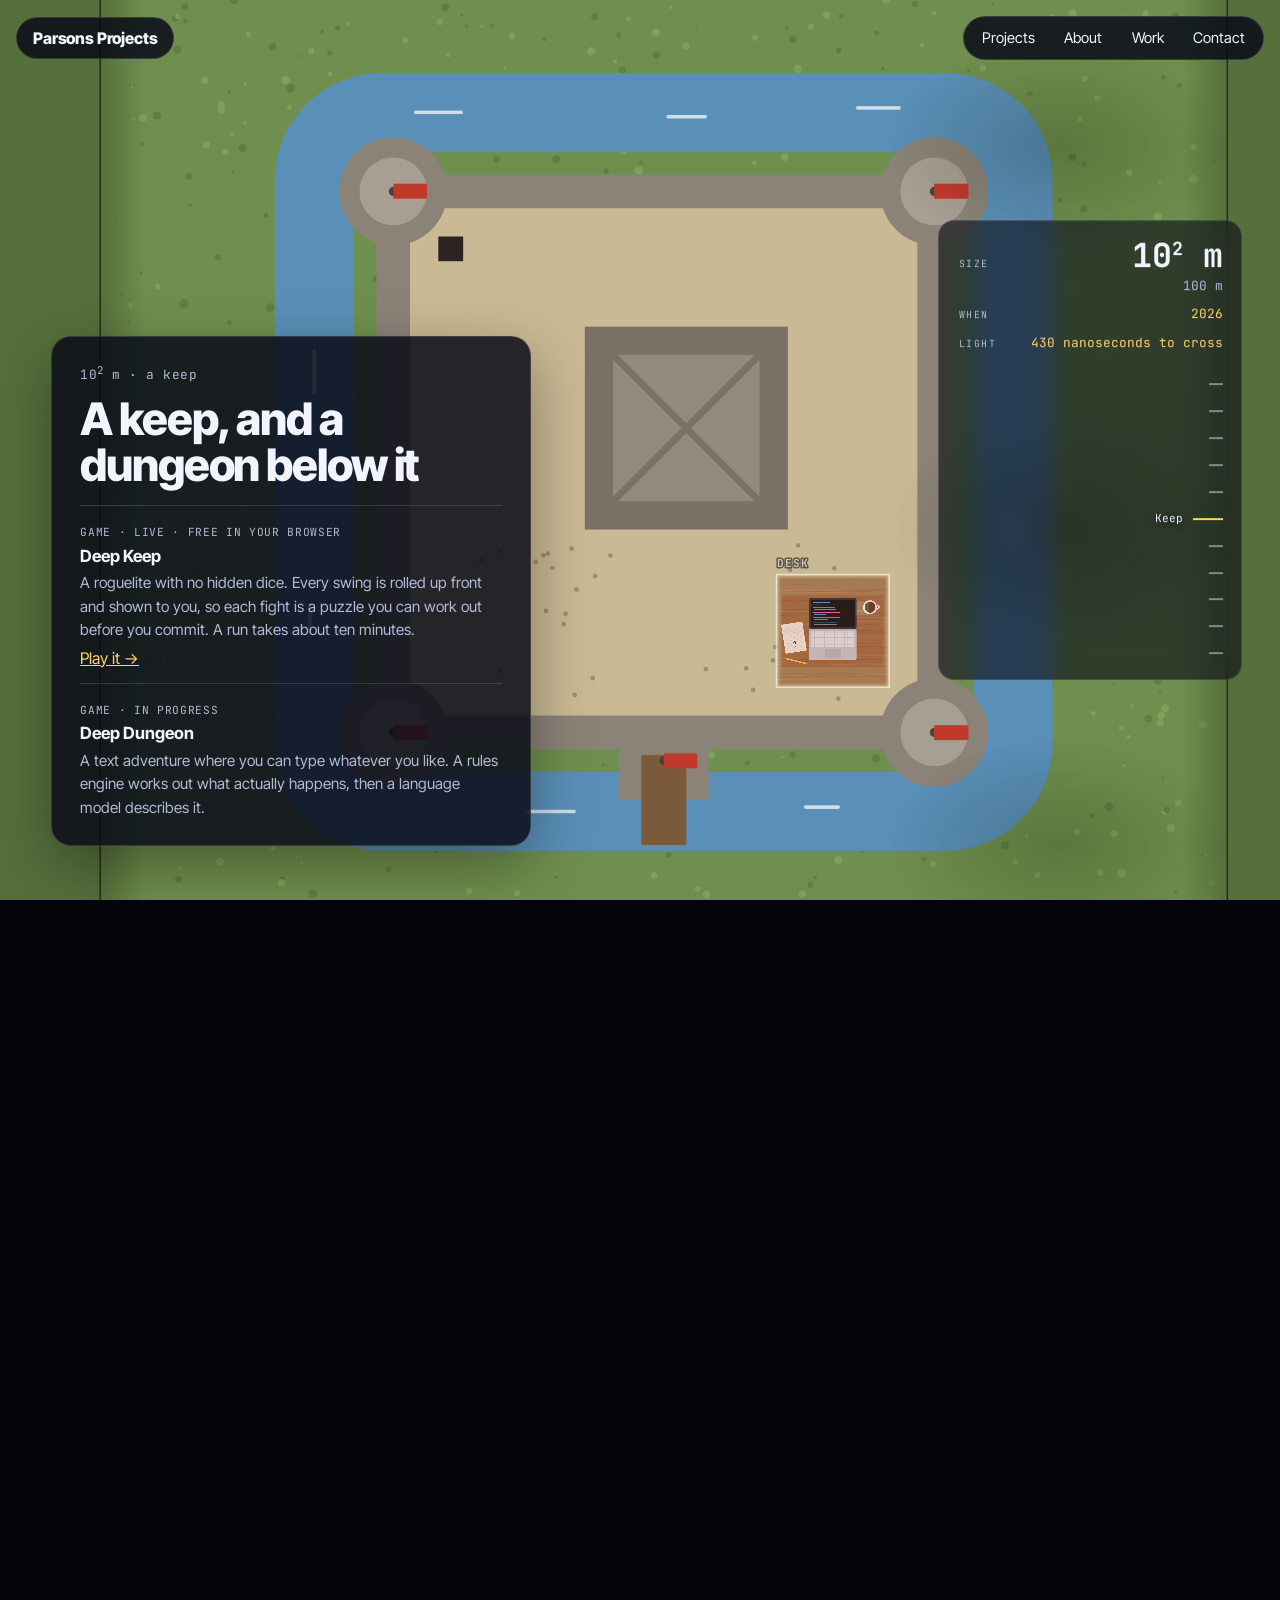
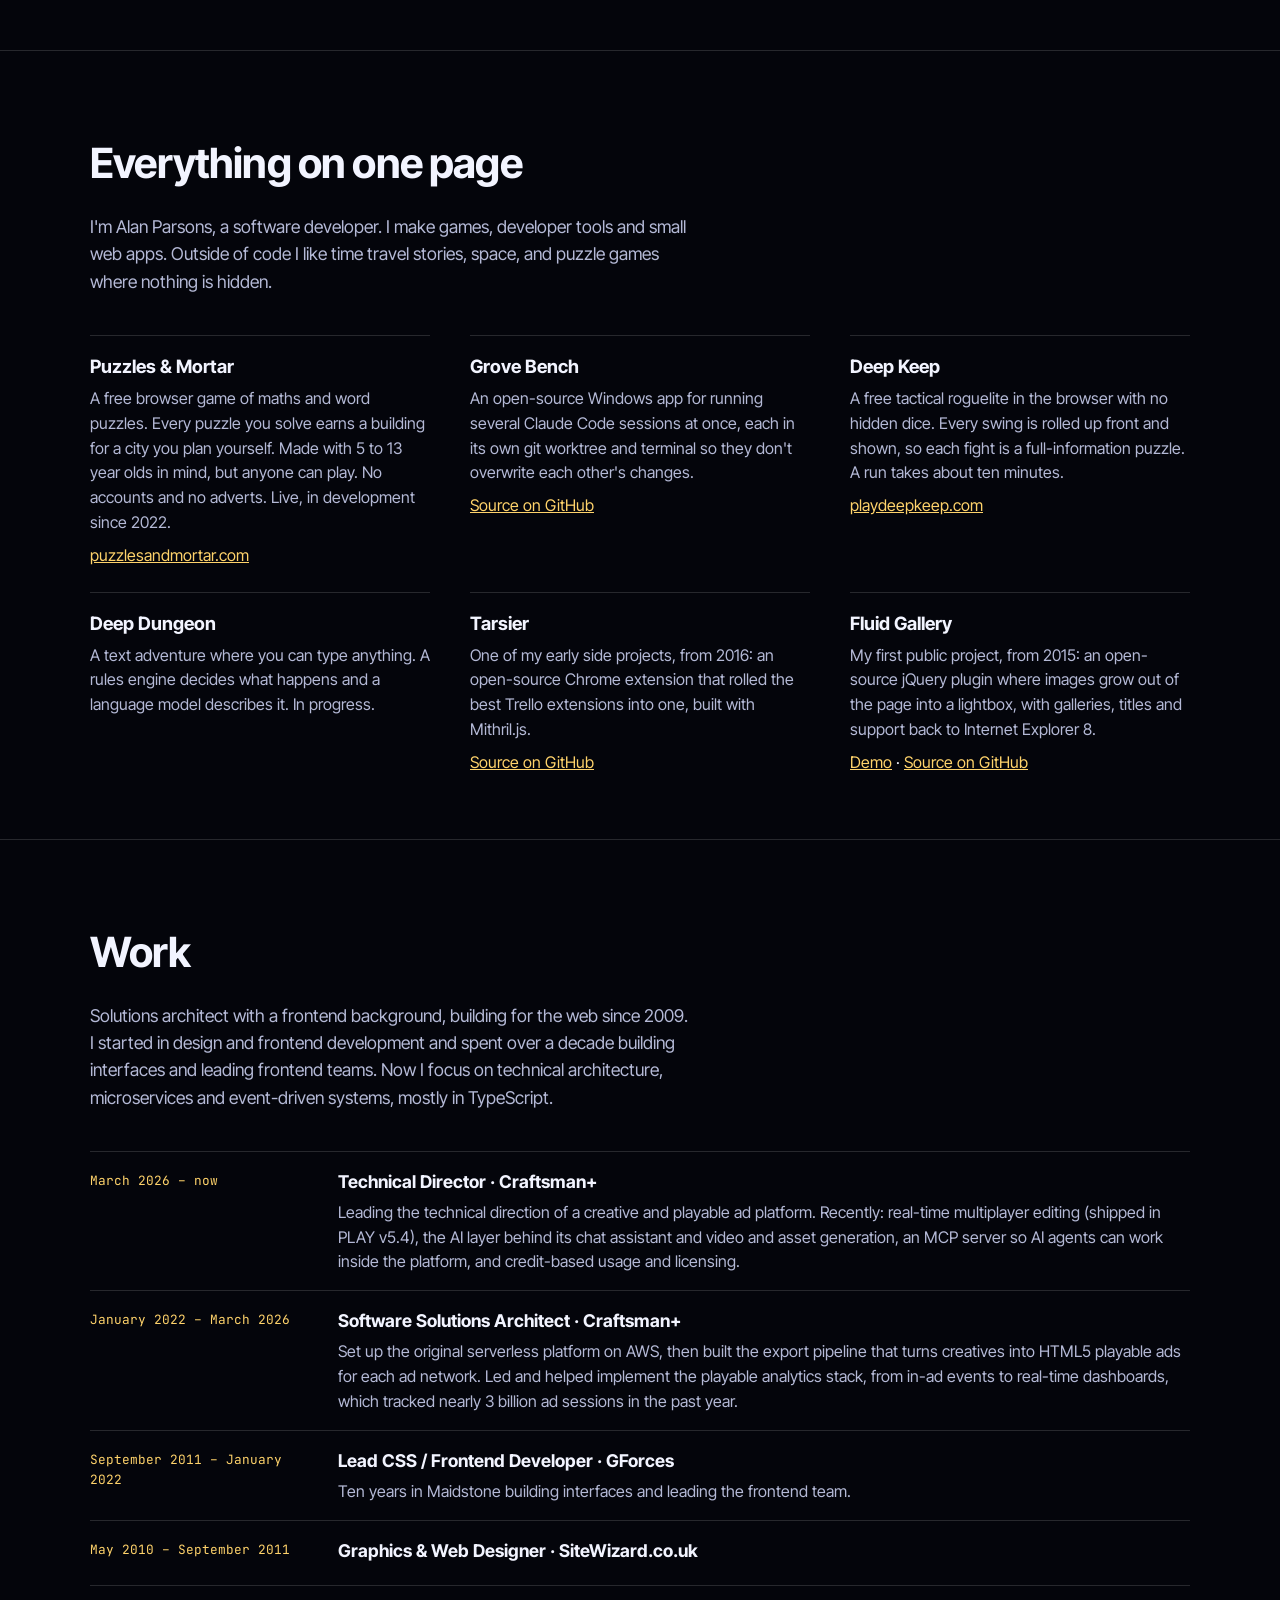
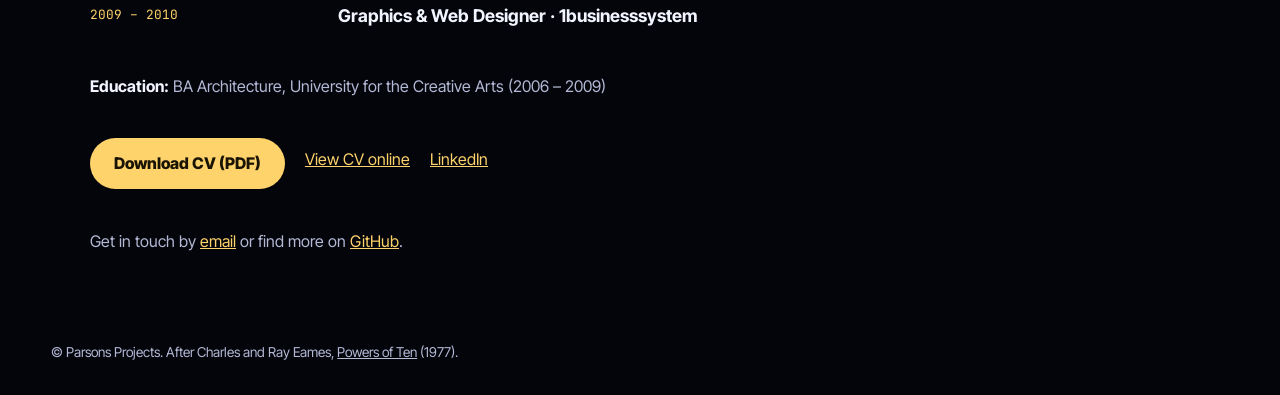
<file: index.html>
<!doctype html>
<html lang="en-GB">

<head>
  <meta charset="utf-8">
  <meta name="viewport" content="width=device-width, initial-scale=1">
  <title>Alan Parsons, software developer · Parsons Projects</title>
  <meta name="description" content="Alan Parsons is Technical Director at Craftsman+ and makes games, developer tools and small web apps, including Puzzles &amp; Mortar and Deep Keep.">
  <link rel="canonical" href="https://parsonsprojects.github.io/">
  <link rel="icon" type="image/png" href="icon.png">
  <link rel="apple-touch-icon" href="icon.png">
  <meta name="theme-color" content="#04050b">
  <meta name="author" content="Alan Parsons">

  <meta property="og:type" content="profile">
  <meta property="og:site_name" content="Parsons Projects">
  <meta property="og:title" content="Alan Parsons, software developer">
  <meta property="og:description" content="Games, developer tools and small web apps, on a zoom from the edge of the universe down to a single pixel.">
  <meta property="og:url" content="https://parsonsprojects.github.io/">
  <meta property="og:image" content="https://parsonsprojects.github.io/icon.png">
  <meta property="og:locale" content="en_GB">
  <meta name="twitter:card" content="summary">

  <!-- Who this site is about, for search and answer engines. Kept to projects that are public. -->
  <script type="application/ld+json">
  {
    "@context": "https://schema.org",
    "@graph": [
      {
        "@type": "WebSite",
        "@id": "https://parsonsprojects.github.io/#website",
        "url": "https://parsonsprojects.github.io/",
        "name": "Parsons Projects",
        "inLanguage": "en-GB",
        "publisher": { "@id": "https://parsonsprojects.github.io/#alan" }
      },
      {
        "@type": "ProfilePage",
        "@id": "https://parsonsprojects.github.io/#profile",
        "url": "https://parsonsprojects.github.io/",
        "name": "Alan Parsons, software developer",
        "isPartOf": { "@id": "https://parsonsprojects.github.io/#website" },
        "mainEntity": { "@id": "https://parsonsprojects.github.io/#alan" }
      },
      {
        "@type": "Person",
        "@id": "https://parsonsprojects.github.io/#alan",
        "name": "Alan Parsons",
        "jobTitle": "Technical Director",
        "worksFor": { "@type": "Organization", "name": "Craftsman+" },
        "alumniOf": { "@type": "CollegeOrUniversity", "name": "University for the Creative Arts" },
        "homeLocation": { "@type": "Place", "name": "Folkestone, England, United Kingdom" },
        "description": "Technical Director at Craftsman+ and a software developer since 2009, who also makes games, developer tools and small web apps.",
        "disambiguatingDescription": "Software developer and Technical Director behind Parsons Projects; not the musician Alan Parsons of The Alan Parsons Project.",
        "url": "https://parsonsprojects.github.io/",
        "email": "mailto:parsonsprojects@outlook.com",
        "sameAs": ["https://github.com/ParsonsProjects", "https://www.linkedin.com/in/alan-parsons-474b2913"],
        "knowsAbout": ["TypeScript", "React", "Vue", "Svelte", "AWS", "Microservices", "Event-driven architecture", "CI/CD", "Test-driven development", "Game design", "AI coding agents"]
      },
      {
        "@type": "VideoGame",
        "name": "Puzzles & Mortar",
        "url": "https://puzzlesandmortar.com",
        "description": "Free browser game of maths and word puzzles. Each one solved earns a building for a city you plan yourself. Made with 5 to 13 year olds in mind, but anyone can play. No accounts and no adverts.",
        "gamePlatform": "Web browser",
        "isAccessibleForFree": true,
        "audience": { "@type": "PeopleAudience", "suggestedMinAge": 5 },
        "author": { "@id": "https://parsonsprojects.github.io/#alan" }
      },
      {
        "@type": "VideoGame",
        "name": "Deep Keep",
        "url": "https://playdeepkeep.com/",
        "description": "Free deterministic tactical roguelite played in the browser. Every swing is rolled up front and shown, so each fight is a full-information puzzle. A run takes about ten minutes.",
        "genre": ["Roguelite", "Tactics"],
        "gamePlatform": "Web browser",
        "isAccessibleForFree": true,
        "author": { "@id": "https://parsonsprojects.github.io/#alan" }
      },
      {
        "@type": "SoftwareApplication",
        "name": "Grove Bench",
        "url": "https://github.com/ParsonsProjects/grove-bench",
        "description": "Windows desktop app for running several Claude Code sessions at once, each in its own git worktree and terminal.",
        "applicationCategory": "DeveloperApplication",
        "operatingSystem": "Windows",
        "isAccessibleForFree": true,
        "author": { "@id": "https://parsonsprojects.github.io/#alan" }
      },
      {
        "@type": "SoftwareApplication",
        "name": "Tarsier",
        "url": "https://github.com/ParsonsProjects/Tarsier",
        "description": "Chrome extension from 2016 that rolled the best Trello extensions into one. Built with Mithril.js and the Trello API.",
        "applicationCategory": "BrowserApplication",
        "operatingSystem": "Chrome",
        "isAccessibleForFree": true,
        "dateCreated": "2016-07-08",
        "author": { "@id": "https://parsonsprojects.github.io/#alan" }
      },
      {
        "@type": "SoftwareSourceCode",
        "name": "Fluid Gallery",
        "url": "https://parsonsprojects.github.io/fluidgallery/",
        "codeRepository": "https://github.com/ParsonsProjects/fluidgallery",
        "description": "jQuery lightbox plugin based on Fluidbox, with galleries, titles and support back to Internet Explorer 8. Alan's first public project.",
        "programmingLanguage": "JavaScript",
        "license": "https://opensource.org/licenses/MIT",
        "dateCreated": "2015-04-11",
        "author": { "@id": "https://parsonsprojects.github.io/#alan" }
      }
    ]
  }
  </script>
  <link rel="preconnect" href="https://fonts.googleapis.com">
  <link rel="preconnect" href="https://fonts.gstatic.com" crossorigin>
  <link href="https://fonts.googleapis.com/css2?family=Inter+Tight:wght@400;500;700;800&family=JetBrains+Mono:wght@400;700&display=swap" rel="stylesheet">
  <style>
    :root {
      --ink: #f2f4ff;
      --dim: #b4b9d6;
      --accent: #ffd36b;
      --glass: rgba(10, 12, 24, .62);
      --line: rgba(255, 255, 255, .14);
    }

    * { box-sizing: border-box; }

    body {
      margin: 0;
      background: #04050b;
      color: var(--ink);
      font-family: 'Inter Tight', system-ui, sans-serif;
      line-height: 1.55;
    }

    a { color: var(--accent); }

    /* ---------- Top bar ---------- */
    .topbar {
      position: fixed;
      top: 1rem;
      left: 1rem;
      right: 1rem;
      z-index: 30;
      display: flex;
      justify-content: space-between;
      align-items: center;
      pointer-events: none;
    }
    .topbar > * { pointer-events: auto; }
    .brand, nav {
      background: var(--glass);
      border: 1px solid var(--line);
      backdrop-filter: blur(12px);
      border-radius: 999px;
      padding: .5rem 1rem;
    }
    .brand { font-weight: 800; letter-spacing: -.01em; color: var(--ink); text-decoration: none; }
    nav { display: flex; gap: .25rem; padding: .3rem; }
    nav a { color: var(--ink); text-decoration: none; padding: .3rem .8rem; border-radius: 999px; font-size: .92rem; }
    nav a:hover, nav a:focus-visible { background: rgba(255, 255, 255, .12); }

    /* ---------- Levels (static layout: no JS or reduced motion) ---------- */
    .stage { padding-top: 5rem; }

    .level {
      display: grid;
      grid-template-columns: minmax(0, 1fr) minmax(0, 1fr);
      gap: 3rem;
      align-items: center;
      max-width: 1100px;
      margin: 0 auto;
      padding: 3rem 1.5rem;
    }

    .art {
      aspect-ratio: 1;
      position: relative;
      /* Soft square edges, so a level blends into the frame it sits in. */
      --feather: linear-gradient(to right, transparent, #000 4%, #000 96%, transparent), linear-gradient(transparent, #000 4%, #000 96%, transparent);
    }
    .art > img {
      width: 100%;
      height: 100%;
      display: block;
      -webkit-mask: var(--feather);
      -webkit-mask-composite: source-in;
      mask: var(--feather);
      mask-composite: intersect;
    }

    /* While zooming, each level's picture is painted onto a screen-sized canvas instead (see render()). */
    .pic { display: none; }
    .zoom .pic { display: block; position: absolute; inset: 0; width: 100%; height: 100%; }
    .zoom .art > img { display: none; }

    /* ---------- Art animation layer ---------- */
    .fx { position: absolute; inset: 0; overflow: hidden; pointer-events: none; }
    .fx i, .fx b { position: absolute; display: block; }
    .fx img { width: 100%; height: 100%; display: block; }
    .zoom .art:not(.live) .fx * { animation-play-state: paused; }

    .tw { border-radius: 50%; background: #fff; box-shadow: 0 0 6px 1px rgba(255, 255, 255, .7); animation: twinkle 3s ease-in-out infinite; }
    .glow { border-radius: 50%; background: radial-gradient(closest-side, var(--c), transparent); }
    .drift { animation: drift 40s ease-in-out infinite alternate; }
    .pulse { animation: pulse 6s ease-in-out infinite; }

    .orbit { border-radius: 50%; transform: rotate(var(--a)); animation: spin 60s linear infinite; }
    .orbit b { left: 100%; top: 50%; translate: -50% -50%; border-radius: 50%; box-shadow: 0 0 6px rgba(255, 255, 255, .25); }
    .orbit b.ringed::after { content: ""; position: absolute; inset: -12% -75%; border: 1px solid rgba(230, 209, 153, .75); border-radius: 50%; transform: scaleY(.35); }

    .globe { border-radius: 50%; overflow: hidden; }
    .cloud-strip { left: 0; top: 0; width: 200%; height: 100%; background-size: 50% 100%; background-repeat: repeat-x; animation: slide-half 140s linear infinite; }
    .shade { inset: 0; background: radial-gradient(circle at 30% 28%, transparent 46%, rgba(0, 0, 0, .65) 86%); }

    .lane-x { left: 0; width: 100%; animation: lane-x 20s linear infinite; }
    .lane-x b { right: 0; top: 0; height: 100%; border-radius: 2px; }
    .lane-y { top: 0; height: 100%; animation: lane-y 20s linear infinite; }
    .lane-y b { bottom: 0; left: 0; width: 100%; border-radius: 2px; }

    .flag { background: #c0392b; transform-origin: left center; animation: wave 1.8s ease-in-out infinite; border-radius: 0 2px 2px 0; }
    .shimmer { background: rgba(255, 255, 255, .7); border-radius: 2px; animation: twinkle 3s ease-in-out infinite; }
    .cloud-shadow { right: 0; top: 0; height: 100%; border-radius: 50%; background: radial-gradient(closest-side, rgba(20, 35, 10, .22), transparent); }

    .sway { transform-origin: 50% 50%; animation: sway 7s ease-in-out infinite alternate; }
    .steam { border-radius: 50%; background: rgba(255, 255, 255, .45); filter: blur(6px); animation: rise 4s ease-out infinite; }
    .typeline { transform-origin: left center; border-radius: 3px; animation: type 3.5s steps(14) infinite; }
    .caret { animation: blink 1s steps(1) infinite; }
    .pulse-dot { border-radius: 50%; background: #3fb950; box-shadow: 0 0 8px #3fb950; animation: pulse 2s ease-in-out infinite; --lo: .35; }

    .scan { background: linear-gradient(transparent, rgba(255, 255, 255, .09), transparent); }
    .btn-flash { border-radius: 80px; background: rgba(0, 0, 0, .18); opacity: 0; animation: flash 3s ease-out infinite; }
    .ripple { border: 3px solid rgba(255, 255, 255, .8); border-radius: 50%; opacity: 0; animation: ripple 3s ease-out infinite; }
    .press { transform-origin: 8% 6%; animation: press 3s ease-out infinite; }

    @keyframes twinkle { 0%, 100% { opacity: .15; } 50% { opacity: 1; } }
    @keyframes pulse { 0%, 100% { opacity: var(--lo, .55); } 50% { opacity: 1; } }
    @keyframes drift { to { transform: translate(6%, -4%) scale(1.08); } }
    @keyframes spin { from { transform: rotate(var(--a)); } to { transform: rotate(calc(var(--a) + 360deg)); } }
    @keyframes slide-half { to { transform: translateX(-50%); } }
    @keyframes lane-x { from { transform: translateX(-100%); } to { transform: translateX(0); } }
    @keyframes lane-y { from { transform: translateY(-100%); } to { transform: translateY(0); } }
    @keyframes wave { 0%, 100% { transform: scaleX(1) skewY(0deg); } 50% { transform: scaleX(.8) skewY(8deg); } }
    @keyframes sway { from { transform: rotate(-3deg); } to { transform: rotate(3deg); } }
    @keyframes rise { 0% { transform: translateY(0) scale(.6); opacity: 0; } 30% { opacity: .7; } 100% { transform: translateY(-150%) scale(1.5); opacity: 0; } }
    @keyframes type { from { transform: scaleX(0); } to { transform: scaleX(1); } }
    @keyframes blink { 50% { opacity: 0; } }
    @keyframes flash { 0%, 78% { opacity: 0; } 84% { opacity: 1; } 100% { opacity: 0; } }
    @keyframes ripple { 0%, 80% { opacity: 0; transform: scale(.3); } 82% { opacity: 1; } 100% { opacity: 0; transform: scale(2.4); } }
    @keyframes press { 0%, 78%, 92%, 100% { transform: scale(1); } 84% { transform: scale(.88); } }

    .caption {
      background: var(--glass);
      border: 1px solid var(--line);
      backdrop-filter: blur(16px);
      border-radius: 20px;
      padding: 1.6rem 1.75rem;
      box-shadow: 0 20px 60px rgba(0, 0, 0, .35);
    }

    .power { font-family: 'JetBrains Mono', monospace; font-size: .8rem; color: var(--accent); margin: 0; letter-spacing: .04em; }
    .caption h1, .caption h2 { font-size: clamp(1.8rem, 3.6vw, 2.8rem); line-height: 1.02; letter-spacing: -.025em; margin: .4rem 0 .75rem; font-weight: 800; }
    .caption h1 { font-size: clamp(2.4rem, 5vw, 3.8rem); }
    .caption p { color: var(--dim); margin: 0 0 .75rem; }
    .caption p:last-child { margin-bottom: 0; }
    .caption strong { color: var(--ink); font-weight: 700; }

    .projects { list-style: none; margin: 1rem 0 0; padding: 0; display: grid; gap: .75rem; }
    .projects li { border-top: 1px solid var(--line); padding-top: .75rem; }
    .projects h3 { margin: 0; font-size: 1.05rem; }
    .projects p { margin: .15rem 0 .25rem; font-size: .95rem; }
    .projects .tag { font-family: 'JetBrains Mono', monospace; font-size: .7rem; color: var(--dim); letter-spacing: .06em; text-transform: uppercase; }

    .cta { display: inline-block; margin-top: .5rem; background: var(--accent); color: #1a1405; font-weight: 800; text-decoration: none; padding: .8rem 1.5rem; border-radius: 999px; }

    .hint { font-family: 'JetBrains Mono', monospace; font-size: .8rem; color: var(--dim); }

    /* ---------- HUD ---------- */
    .hud { display: none; }

    /* ---------- Zoom mode (JS on, motion allowed) ---------- */
    .zoom { scroll-snap-type: y proximity; }
    .zoom .stage {
      position: sticky;
      top: 0;
      height: 100vh;
      height: 100svh;
      overflow: hidden;
      padding: 0;
      background: var(--stage-bg, #04050b);
      transition: background-color .8s ease;
    }
    .zoom .level { position: absolute; inset: 0; display: block; max-width: none; padding: 0; margin: 0; pointer-events: none; }
    .zoom .art {
      position: absolute;
      left: 50%;
      top: 50%;
      width: var(--V);
      height: var(--V);
      margin: calc(var(--V) / -2) 0 0 calc(var(--V) / -2);
      /* Now only holds the animation layer, which is only shown near natural size (FX_RANGE), so it never gets huge. */
      will-change: transform, opacity;
      backface-visibility: hidden;
      contain: strict;
      opacity: 0;
    }

    .frames { display: none; }
    .zoom .frames { display: block; position: absolute; inset: 0; width: 100%; height: 100%; z-index: 5; pointer-events: none; }

    /* Live blur over moving art is expensive, so the panels use a near-solid backing while zooming. */
    .zoom .caption, .zoom .hud, .zoom .brand, .zoom nav { backdrop-filter: none; background: rgba(10, 12, 24, .86); }
    .zoom .caption {
      position: absolute;
      /* Captions sit above every level's art, including the next one already showing in the frame. */
      z-index: 10;
      left: clamp(1rem, 4vw, 3.5rem);
      bottom: clamp(1rem, 6vh, 3.5rem);
      width: min(30rem, calc(100vw - 2rem));
      max-height: calc(100vh - 8rem);
      overflow: auto;
      opacity: 0;
      visibility: hidden;
      transform: translateY(14px);
      transition: opacity .45s ease, transform .45s ease, visibility .45s;
    }
    .zoom .caption .hint { display: none; }
    .zoom .level.current .caption { opacity: 1; visibility: visible; transform: none; pointer-events: auto; }

    .zoom .hud {
      display: block;
      position: fixed;
      right: clamp(1rem, 3vw, 2.5rem);
      top: 50%;
      translate: 0 -50%;
      z-index: 20;
      text-align: right;
      font-family: 'JetBrains Mono', monospace;
      pointer-events: none;
      background: var(--glass);
      border: 1px solid var(--line);
      backdrop-filter: blur(12px);
      border-radius: 16px;
      padding: 1.1rem 1.1rem .8rem 1.25rem;
      width: 19rem;
    }

    /* Size, when and light as labelled rows. */
    .readout { display: grid; grid-template-columns: auto 1fr; column-gap: 1rem; row-gap: .7rem; margin: 0; align-items: baseline; }
    .readout > div { display: contents; }
    .readout > div[hidden] { display: none; }
    .readout dt { font-size: .62rem; letter-spacing: .16em; text-transform: uppercase; color: var(--dim); text-align: left; }
    .readout dd { margin: 0; font-size: .8rem; line-height: 1.35; color: var(--ink); }
    .hud .now { display: block; font-size: clamp(1.4rem, 2.6vw, 2.1rem); font-weight: 700; line-height: 1; }
    .hud .now sup { font-size: .55em; }
    .hud .label { display: block; margin-top: .3rem; color: var(--dim); }
    .readout #when, .readout #light { color: var(--accent); }

    .frames rect { pointer-events: all; cursor: pointer; transition: stroke-width .2s, stroke .2s; }
    .frames rect:hover { stroke-width: 3; stroke: var(--accent); }
    .frames .frame-label {
      font: 600 11px 'JetBrains Mono', monospace;
      letter-spacing: .12em;
      text-transform: uppercase;
      pointer-events: none;
      paint-order: stroke;
      stroke-width: 3px;
      stroke-linejoin: round;
    }
    .caption code { font-family: 'JetBrains Mono', monospace; font-size: .85em; color: var(--ink); }
    .rail { list-style: none; margin: 1.25rem 0 0; padding: 0; display: grid; gap: .1rem; justify-items: end; pointer-events: auto; }
    .rail button {
      display: flex;
      align-items: center;
      gap: .6rem;
      font: inherit;
      font-size: .7rem;
      color: var(--ink);
      background: none;
      border: 0;
      padding: .25rem 0;
      cursor: pointer;
      text-shadow: 0 1px 6px rgba(0, 0, 0, .9);
    }
    .rail button span { opacity: 0; transition: opacity .2s; }
    .rail button::after { content: ""; width: 14px; height: 2px; background: currentColor; opacity: .45; transition: width .25s, opacity .25s; }
    .rail button:hover span, .rail button:focus-visible span, .rail button.on span { opacity: 1; }
    .rail button.on::after { width: 30px; opacity: 1; background: var(--accent); }

    .zoom .scroll-hint {
      position: fixed;
      left: 50%;
      bottom: 1.25rem;
      translate: -50% 0;
      z-index: 20;
      font-family: 'JetBrains Mono', monospace;
      font-size: .78rem;
      color: var(--dim);
      transition: opacity .4s;
      animation: nudge 2s ease-in-out infinite;
    }
    .scroll-hint { display: none; }
    .zoom .scroll-hint { display: block; }
    .scroll-hint.gone { opacity: 0; }
    @keyframes nudge { 50% { transform: translateY(5px); } }

    .snap { position: absolute; left: 0; width: 1px; height: 1px; scroll-snap-align: start; }

    .summary, .experience { position: relative; z-index: 1; background: #04050b; padding: 5rem clamp(1rem, 4vw, 3.5rem) 3rem; border-top: 1px solid var(--line); }
    .summary > *, .experience > * { max-width: 1100px; margin-left: auto; margin-right: auto; }
    .summary h2, .experience h2 { font-size: clamp(1.8rem, 3.6vw, 2.6rem); letter-spacing: -.02em; margin-top: 0; margin-bottom: 1rem; }

    .roles { list-style: none; padding: 0; }
    .roles li { display: grid; grid-template-columns: 14rem 1fr; gap: 1.5rem; border-top: 1px solid var(--line); padding: 1rem 0; }
    .roles .when { margin: 0; font-family: 'JetBrains Mono', monospace; font-size: .8rem; color: var(--accent); padding-top: .2rem; }
    .roles h3 { margin: 0 0 .3rem; font-size: 1.1rem; }
    .roles p:not(.when) { margin: 0; color: var(--dim); }
    .education { color: var(--dim); margin-top: 1.5rem; }
    .education strong { color: var(--ink); }
    .cv-links { display: flex; flex-wrap: wrap; align-items: center; gap: 1.25rem; margin-top: 2rem; }
    @media (max-width: 640px) { .roles li { grid-template-columns: 1fr; gap: .25rem; } }
    /* Narrower than the 1100px column, so line it up with the column's left edge instead of centring it. */
    .summary .summary-intro, .experience .summary-intro {
      color: var(--dim);
      font-size: 1.1rem;
      max-width: 60ch;
      margin-left: max(0px, calc((100% - 1100px) / 2));
      margin-bottom: 2.5rem;
    }

    .zoom .hud, .zoom .scroll-hint { transition: opacity .3s; }
    .past-tour .hud, .past-tour .scroll-hint { opacity: 0; visibility: hidden; }
    .summary-list { list-style: none; padding: 0; display: grid; grid-template-columns: repeat(auto-fill, minmax(300px, 1fr)); gap: 1.5rem 2.5rem; }
    .summary-list li { border-top: 1px solid var(--line); padding-top: 1rem; }
    .summary-list h3 { margin: 0 0 .35rem; font-size: 1.15rem; }
    .summary-list p { margin: 0 0 .5rem; color: var(--dim); }
    .summary-contact { margin-top: 2.5rem; color: var(--dim); }

    footer { position: relative; z-index: 1; background: #04050b; color: var(--dim); display: flex; justify-content: space-between; flex-wrap: wrap; gap: .5rem; padding: 1.5rem clamp(1rem, 4vw, 3.5rem) 2rem; font-size: .85rem; }
    footer a { color: var(--dim); }

    @media (max-width: 760px) {
      .level { grid-template-columns: 1fr; gap: 1.5rem; }
      .zoom .caption { bottom: 1rem; max-height: 40vh; padding: 1.2rem 1.25rem; scrollbar-width: thin; }
      /* A compact strip under the menu on phones. */
      .zoom .hud { top: 4rem; left: .6rem; right: .6rem; width: auto; translate: none; padding: .55rem .85rem; border-radius: 12px; }
      .readout { row-gap: .2rem; column-gap: .75rem; }
      .readout dd { font-size: .72rem; }
      .hud .now { display: inline; font-size: 1rem; }
      .hud .label { display: inline; margin: 0 0 0 .5rem; }
      /* Lift the picture so the zoom frame sits between the readout and the caption. */
      .zoom .art { top: 36%; }
      .rail { display: none; }
      .topbar { top: .6rem; left: .6rem; right: .6rem; }
      nav a { padding: .25rem .55rem; font-size: .85rem; }
      .brand { padding: .45rem .8rem; font-size: .9rem; }
      .zoom .scroll-hint { display: none; }
    }

    @media (prefers-reduced-motion: reduce) {
      .caption, .rail button::after { transition: none; }
      .fx, .fx * { animation: none !important; }
    }
  </style>
</head>

<body>
  <div class="topbar">
    <a class="brand" href="#universe">Parsons Projects</a>
    <nav aria-label="Main">
      <a href="#projects">Projects</a>
      <a href="#about">About</a>
      <a href="#experience">Work</a>
      <a href="#contact">Contact</a>
    </nav>
  </div>

  <aside class="hud" aria-hidden="true">
    <dl class="readout">
      <div>
        <dt>Size</dt>
        <dd><span class="now" id="now">10<sup>26</sup> m</span><span class="label" id="label">93 billion light years</span></dd>
      </div>
      <div id="when-row" hidden>
        <dt>When</dt>
        <dd id="when"></dd>
      </div>
      <div id="light-row" hidden>
        <dt>Light</dt>
        <dd id="light"></dd>
      </div>
    </dl>
    <ol class="rail" id="rail"></ol>
  </aside>

  <main id="tour">
    <div class="stage" id="stage">
      <section class="level" id="universe" data-when="13.8 billion years ago" data-power="26" data-label="93 billion light years" data-name="Universe" data-art="universe" data-bg="#04050b">
        <canvas class="pic" aria-hidden="true"></canvas>
        <div class="art" aria-hidden="true"></div>
        <div class="caption">
          <p class="power">10<sup>26</sup> m · the observable universe</p>
          <h1>Parsons Projects</h1>
          <p>I'm Alan Parsons. I make games, developer tools and small web apps.</p>
          <p>This page starts with the whole observable universe and zooms in ten times with each step, down to a single
            pixel. It also moves forward in time as it goes, from the Big Bang to the moment you're reading this. My
            projects are on the way down.</p>
          <p class="hint">Scroll to zoom in ↓</p>
        </div>
      </section>

      <section class="level" id="galaxy" data-when="13.6 billion years ago" data-power="21" data-label="100,000 light years" data-name="Galaxy" data-art="galaxy" data-bg="#05040d">
        <canvas class="pic" aria-hidden="true"></canvas>
        <div class="art" aria-hidden="true"></div>
        <div class="caption">
          <p class="power">10<sup>21</sup> m · the Milky Way</p>
          <h2>The Milky Way</h2>
          <p>About 100,000 light years across. Light from the far side set off before there were any people, which is
            the kind of fact I can think about for longer than I should.</p>
        </div>
      </section>

      <section class="level" id="solar" data-when="4.6 billion years ago" data-power="13" data-label="67 times Earth–Sun" data-name="Solar system" data-art="solar" data-bg="#03040a">
        <canvas class="pic" aria-hidden="true"></canvas>
        <div class="art" aria-hidden="true"></div>
        <div class="caption">
          <p class="power">10<sup>13</sup> m · the Solar System</p>
          <h2>The Solar System</h2>
          <p>Light from the Sun takes about eight minutes to reach Earth, so you only ever see it as it was a few
            minutes ago.</p>
        </div>
      </section>

      <section class="level" id="earth" data-when="4.5 billion years ago" data-power="7" data-label="10,000 km" data-name="Earth" data-art="earth" data-bg="#020713">
        <canvas class="pic" aria-hidden="true"></canvas>
        <div class="art" aria-hidden="true"></div>
        <div class="caption">
          <p class="power">10<sup>7</sup> m · Earth</p>
          <h2>Earth</h2>
          <p>12,742 km across. Somewhere on it is a city built entirely out of answered maths questions.</p>
        </div>
      </section>

      <section class="level" id="projects" data-when="2022" data-power="4" data-label="10 km" data-name="City" data-art="city" data-bg="#e8e3d3" data-frame="rgba(29,26,20,.8)">
        <canvas class="pic" aria-hidden="true"></canvas>
        <div class="art" aria-hidden="true"></div>
        <div class="caption">
          <p class="power">10<sup>4</sup> m · a city</p>
          <h2>Puzzles &amp; Mortar</h2>
          <p>A free browser game of maths and word puzzles. Every puzzle you solve earns a building, and you lay them
            out into a city of your own. I made it with 5 to 13 year olds in mind, but anyone can play. No accounts and
            no adverts.</p>
          <p>It's the project I've stuck with longest, on and off since 2022.</p>
          <a href="https://puzzlesandmortar.com">Play it →</a>
        </div>
      </section>

      <section class="level" id="keep" data-when="2026" data-power="2" data-label="100 m" data-name="Keep" data-art="keep" data-bg="#56703c">
        <canvas class="pic" aria-hidden="true"></canvas>
        <div class="art" aria-hidden="true"></div>
        <div class="caption">
          <p class="power">10<sup>2</sup> m · a keep</p>
          <h2>A keep, and a dungeon below it</h2>
          <ul class="projects">
            <li>
              <span class="tag">Game · Live · Free in your browser</span>
              <h3>Deep Keep</h3>
              <p>A roguelite with no hidden dice. Every swing is rolled up front and shown to you, so each fight is a
                puzzle you can work out before you commit. A run takes about ten minutes.</p>
              <a href="https://playdeepkeep.com/">Play it →</a>
            </li>
            <li>
              <span class="tag">Game · In progress</span>
              <h3>Deep Dungeon</h3>
              <p>A text adventure where you can type whatever you like. A rules engine works out what actually happens,
                then a language model describes it.</p>
            </li>
          </ul>
        </div>
      </section>

      <section class="level" id="about" data-when="today" data-power="0" data-label="1 m" data-name="Desk" data-art="desk" data-bg="#8a5a36">
        <canvas class="pic" aria-hidden="true"></canvas>
        <div class="art" aria-hidden="true"></div>
        <div class="caption">
          <p class="power">10<sup>0</sup> m · a desk</p>
          <h2>About me</h2>
          <p>By day I'm Technical Director at Craftsman+, where I look after technical architecture. Before that I
            spent ten years leading frontend development at GForces. <a href="#experience">Work history and CV →</a></p>
          <p>Most of what I build outside work starts as something I wanted to use myself, and occasionally turns out
            to be useful to other people too.</p>
          <p>Away from code I like time travel stories, anything about space, and puzzle games where you can see all
            the information and still get it wrong.</p>
        </div>
      </section>

      <section class="level" id="screen" data-when="this minute" data-power="-1" data-label="10 cm" data-name="Screen" data-art="screen" data-bg="#0d1117">
        <canvas class="pic" aria-hidden="true"></canvas>
        <div class="art" aria-hidden="true"></div>
        <div class="caption">
          <p class="power">10<sup>−1</sup> m · a screen</p>
          <h2>Tools, old and new</h2>
          <p>From what I use every day back to my first public project.</p>
          <ul class="projects">
            <li>
              <span class="tag">Desktop app · Open source</span>
              <h3>Grove Bench</h3>
              <p>A Windows app for running several Claude Code sessions at once. Each gets its own git worktree and
                terminal, so they don't overwrite each other's changes.</p>
              <a href="https://github.com/ParsonsProjects/grove-bench">Source →</a>
            </li>
            <li>
              <span class="tag">Chrome extension · 2016 · Open source</span>
              <h3>Tarsier</h3>
              <p>A Chrome extension that rolled the best Trello extensions into one, built with Mithril.js. Named after
                a small primate, because I like naming things after random animals.</p>
              <a href="https://github.com/ParsonsProjects/Tarsier">Source →</a>
            </li>
            <li>
              <span class="tag">jQuery plugin · 2015 · Open source</span>
              <h3>Fluid Gallery</h3>
              <p>My first public project. Images grow out of the page into a lightbox, based on Fluidbox, with galleries
                you can flick through, titles, and support all the way back to Internet Explorer 8.</p>
              <a href="https://parsonsprojects.github.io/fluidgallery/">Demo →</a> ·
              <a href="https://github.com/ParsonsProjects/fluidgallery">Source →</a>
            </li>
          </ul>
        </div>
      </section>

      <section class="level" id="contact" data-contact data-unless="code" data-when="next" data-power="-2" data-label="1 cm" data-name="One click" data-art="button" data-bg="#161b22">
        <canvas class="pic" aria-hidden="true"></canvas>
        <div class="art" aria-hidden="true"></div>
        <div class="caption">
          <p class="power">10<sup>−2</sup> m · one button</p>
          <h2>Get in touch</h2>
          <p>If you'd like to talk about any of these, work on something together, or recommend a good time travel
            book, send me an email.</p>
          <a class="cta" href="mailto:parsonsprojects@outlook.com">Email me</a>
          <p style="margin-top: 1rem"><a href="https://github.com/ParsonsProjects">GitHub</a> ·
            <a href="https://puzzlesandmortar.com">Puzzles &amp; Mortar</a></p>
        </div>
      </section>

      <!-- Code twist: keep zooming past the screen into a real line of Grove Bench, then one character, then one pixel. -->
      <section class="level" id="code-line" data-only="code" hidden data-when="this second" data-power="-2" data-label="1 cm" data-name="Code" data-art="line" data-bg="#0d1117">
        <canvas class="pic" aria-hidden="true"></canvas>
        <div class="art" aria-hidden="true"></div>
        <div class="caption">
          <p class="power">10<sup>−2</sup> m · one line of code</p>
          <h2>One line of Grove Bench</h2>
          <p>Line 216 of <code>worktree-manager.ts</code>. It gives each Claude Code session its own git worktree, which
            is the whole reason they don't overwrite each other's work.</p>
          <a href="https://github.com/ParsonsProjects/grove-bench/blob/HEAD/src/main/worktree-manager.ts#L216">See it on GitHub →</a>
        </div>
      </section>

      <section class="level" id="code-char" data-only="code" hidden data-when="this millisecond" data-power="-3" data-label="1 mm" data-name="Character" data-art="char" data-bg="#0d1117">
        <canvas class="pic" aria-hidden="true"></canvas>
        <div class="art" aria-hidden="true"></div>
        <div class="caption">
          <p class="power">10<sup>−3</sup> m · one character</p>
          <h2>The w in worktree</h2>
          <p>Up close, a letter on a screen is just a small grid of lit and unlit pixels.</p>
        </div>
      </section>

      <section class="level" id="contact-code" data-contact data-only="code" hidden data-when="next" data-power="-4" data-label="0.1 mm" data-name="Pixel" data-art="pixel" data-bg="#000">
        <canvas class="pic" aria-hidden="true"></canvas>
        <div class="art" aria-hidden="true"></div>
        <div class="caption">
          <p class="power">10<sup>−4</sup> m · one pixel</p>
          <h2>Get in touch</h2>
          <p>Each pixel is three tiny lights: red, green and blue. This one is mostly blue, the colour my editor uses for
            strings. That's as far down as this page goes.</p>
          <p>If you'd like to talk about any of these, work on something together, or recommend a good time travel
            book, send me an email.</p>
          <a class="cta" href="mailto:parsonsprojects@outlook.com">Email me</a>
          <p style="margin-top: 1rem"><a href="https://github.com/ParsonsProjects">GitHub</a> ·
            <a href="https://puzzlesandmortar.com">Puzzles &amp; Mortar</a></p>
        </div>
      </section>

      <svg class="frames" id="frames" aria-hidden="true"></svg>
    </div>
  </main>

  <p class="scroll-hint" id="scroll-hint" aria-hidden="true">scroll, or click a square, to zoom in ↓</p>

  <!-- The same information as the zoom, in one plain list: quick to scan, and easy for search and answer engines to read. -->
  <section class="summary" id="summary" aria-labelledby="summary-title">
    <h2 id="summary-title">Everything on one page</h2>
    <p class="summary-intro">I'm Alan Parsons, a software developer. I make games, developer tools and small web apps.
      Outside of code I like time travel stories, space, and puzzle games where nothing is hidden.</p>
    <ul class="summary-list">
      <li>
        <h3>Puzzles &amp; Mortar</h3>
        <p>A free browser game of maths and word puzzles. Every puzzle you solve earns a building for a city you plan
          yourself. Made with 5 to 13 year olds in mind, but anyone can play. No accounts and no adverts. Live, in
          development since 2022.</p>
        <a href="https://puzzlesandmortar.com">puzzlesandmortar.com</a>
      </li>
      <li>
        <h3>Grove Bench</h3>
        <p>An open-source Windows app for running several Claude Code sessions at once, each in its own git worktree
          and terminal so they don't overwrite each other's changes.</p>
        <a href="https://github.com/ParsonsProjects/grove-bench">Source on GitHub</a>
      </li>
      <li>
        <h3>Deep Keep</h3>
        <p>A free tactical roguelite in the browser with no hidden dice. Every swing is rolled up front and shown, so
          each fight is a full-information puzzle. A run takes about ten minutes.</p>
        <a href="https://playdeepkeep.com/">playdeepkeep.com</a>
      </li>
      <li>
        <h3>Deep Dungeon</h3>
        <p>A text adventure where you can type anything. A rules engine decides what happens and a language model
          describes it. In progress.</p>
      </li>
      <li>
        <h3>Tarsier</h3>
        <p>One of my early side projects, from 2016: an open-source Chrome extension that rolled the best Trello
          extensions into one, built with Mithril.js.</p>
        <a href="https://github.com/ParsonsProjects/Tarsier">Source on GitHub</a>
      </li>
      <li>
        <h3>Fluid Gallery</h3>
        <p>My first public project, from 2015: an open-source jQuery plugin where images grow out of the page into a
          lightbox, with galleries, titles and support back to Internet Explorer 8.</p>
        <a href="https://parsonsprojects.github.io/fluidgallery/">Demo</a> ·
        <a href="https://github.com/ParsonsProjects/fluidgallery">Source on GitHub</a>
      </li>
    </ul>
  </section>

  <section class="experience" id="experience" aria-labelledby="experience-title">
    <h2 id="experience-title">Work</h2>
    <p class="summary-intro">Solutions architect with a frontend background, building for the web since 2009. I started
      in design and frontend development and spent over a decade building interfaces and leading frontend teams. Now I
      focus on technical architecture, microservices and event-driven systems, mostly in TypeScript.</p>
    <ol class="roles">
      <li>
        <p class="when">March 2026 – now</p>
        <div>
          <h3>Technical Director · Craftsman+</h3>
          <p>Leading the technical direction of a creative and playable ad platform. Recently: real-time multiplayer
            editing (shipped in PLAY v5.4), the AI layer behind its chat assistant and video and asset generation, an MCP
            server so AI agents can work inside the platform, and credit-based usage and licensing.</p>
        </div>
      </li>
      <li>
        <p class="when">January 2022 – March 2026</p>
        <div>
          <h3>Software Solutions Architect · Craftsman+</h3>
          <p>Set up the original serverless platform on AWS, then built the export pipeline that turns creatives into
            HTML5 playable ads for each ad network. Led and helped implement the playable analytics stack, from in-ad
            events to real-time dashboards, which tracked nearly 3 billion ad sessions in the past year.</p>
        </div>
      </li>
      <li>
        <p class="when">September 2011 – January 2022</p>
        <div>
          <h3>Lead CSS / Frontend Developer · GForces</h3>
          <p>Ten years in Maidstone building interfaces and leading the frontend team.</p>
        </div>
      </li>
      <li>
        <p class="when">May 2010 – September 2011</p>
        <div>
          <h3>Graphics &amp; Web Designer · SiteWizard.co.uk</h3>
        </div>
      </li>
      <li>
        <p class="when">2009 – 2010</p>
        <div>
          <h3>Graphics &amp; Web Designer · 1businesssystem</h3>
        </div>
      </li>
    </ol>
    <p class="education"><strong>Education:</strong> BA Architecture, University for the Creative Arts (2006 – 2009)</p>
    <p class="cv-links">
      <a class="cta" href="cv.pdf" download>Download CV (PDF)</a>
      <a href="cv.html">View CV online</a>
      <a href="https://www.linkedin.com/in/alan-parsons-474b2913">LinkedIn</a>
    </p>
    <p class="summary-contact">Get in touch by <a href="mailto:parsonsprojects@outlook.com">email</a> or find more on
      <a href="https://github.com/ParsonsProjects">GitHub</a>.</p>
  </section>

  <footer>
    <span>© Parsons Projects. After Charles and Ray Eames, <a href="https://www.eamesoffice.com/the-work/powers-of-ten/">Powers of Ten</a> (1977).</span>
  </footer>

  <script>
    (function () {
      // ---------- Twists ----------
      // All three are on by default. ?twist=none, or a list such as ?twist=time,code, picks a subset for comparison.
      const DEFAULT_TWISTS = ["time", "light", "code"];
      const asked = new URLSearchParams(location.search).get("twist");
      const twists = new Set(asked === null ? DEFAULT_TWISTS : asked.split(",").filter((t) => t && t !== "none"));
      document.querySelectorAll(".level[data-only]").forEach((level) => {
        if (twists.has(level.dataset.only)) level.hidden = false; else level.remove();
      });
      document.querySelectorAll(".level[data-unless]").forEach((level) => {
        if (twists.has(level.dataset.unless)) level.remove();
      });
      // Whichever contact level survives answers to #contact.
      const contactLevels = document.querySelectorAll(".level[data-contact]");
      contactLevels[contactLevels.length - 1].id = "contact";

      // ---------- Procedural artwork ----------
      // Each function returns an SVG (1000×1000) and the centre of the frame the next level sits in.

      function rng(seed) {
        return function () {
          seed |= 0; seed = seed + 0x6D2B79F5 | 0;
          let t = Math.imul(seed ^ seed >>> 15, 1 | seed);
          t = t + Math.imul(t ^ t >>> 7, 61 | t) ^ t;
          return ((t ^ t >>> 14) >>> 0) / 4294967296;
        };
      }
      const gauss = (r) => (r() + r() + r() + r() - 2) / 2;
      const f1 = (n) => n.toFixed(1);
      const pick = (r, list) => list[Math.floor(r() * list.length)];

      function blob(r, cx, cy, radius, wobble, points = 48) {
        const phase = [r() * 6.3, r() * 6.3, r() * 6.3];
        let d = "";
        for (let i = 0; i <= points; i++) {
          const a = (i / points) * Math.PI * 2;
          const k = 1 + wobble * (0.5 * Math.sin(2 * a + phase[0]) + 0.3 * Math.sin(3 * a + phase[1]) + 0.2 * Math.sin(5 * a + phase[2]));
          d += `${i ? "L" : "M"}${f1(cx + Math.cos(a) * radius * k)} ${f1(cy + Math.sin(a) * radius * k)}`;
        }
        return d + "Z";
      }

      // ---------- Animation layer ----------
      // Small elements laid over each picture in the same 1000×1000 space, animated with transform and opacity only
      // so the browser can run them without repainting the picture underneath.
      const pc = (n) => `${(n / 10).toFixed(2)}%`;
      const el = (cls, x, y, w, h, style = "", inner = "") =>
        `<i class="${cls}" style="left:${pc(x - w / 2)};top:${pc(y - h / 2)};width:${pc(w)};height:${pc(h)};${style}">${inner}</i>`;
      // Random duration, started part-way through so things don't move in step.
      const timing = (r, base, spread) => {
        const d = base + r() * spread;
        return `animation-duration:${f1(d)}s;animation-delay:-${f1(r() * d)}s`;
      };
      const svgUrl = (svg, w = 1000, h = 1000) =>
        "data:image/svg+xml;charset=utf-8," + encodeURIComponent(`<svg xmlns="http://www.w3.org/2000/svg" viewBox="0 0 ${w} ${h}" width="${w}" height="${h}">${svg}</svg>`);
      // A lane spans the whole picture and slides across it, carrying one item along a road or across the sky.
      const laneX = (y, h, item, style) => `<i class="lane-x" style="top:${pc(y - h / 2)};height:${pc(h)};${style}">${item}</i>`;
      const laneY = (x, w, item, style) => `<i class="lane-y" style="left:${pc(x - w / 2)};width:${pc(w)};${style}">${item}</i>`;
      // A body circling (cx, cy). Its size is a share of the orbit, so it scales with the picture.
      const orbit = (cx, cy, radius, size, colour, period, angle, cls = "") =>
        `<i class="orbit" style="left:${pc(cx - radius)};top:${pc(cy - radius)};width:${pc(radius * 2)};height:${pc(radius * 2)};--a:${f1(angle)}deg;animation-duration:${period}s">` +
        `<b class="${cls}" style="width:${(size / radius * 100).toFixed(2)}%;height:${(size / radius * 100).toFixed(2)}%;background:${colour}"></b></i>`;

      // The real line from Grove Bench that the code twist zooms into, drawn one glyph at a time so every
      // character lands exactly where the zoom expects it.
      const REAL_LINE = "await git(['worktree', 'add', wtPath, branchName], repoPath);";
      function codeGlyphs(x0, baseline, size, cw) {
        const colours = [...REAL_LINE].map(() => "#e6edf3");
        const paint = (re, colour) => { for (const m of REAL_LINE.matchAll(re)) for (let i = 0; i < m[0].length; i++) colours[m.index + i] = colour; };
        paint(/[()[\],;]/g, "#8b949e");
        paint(/\bawait\b/g, "#ff7b72");
        paint(/\bgit\b/g, "#d2a8ff");
        paint(/'[^']*'/g, "#a5d6ff");
        return [...REAL_LINE].map((ch, i) => ch === " " ? "" :
          `<text x="${f1(x0 + i * cw + cw / 2)}" y="${baseline}" font-family="Consolas, 'Courier New', monospace" font-size="${size}" text-anchor="middle" fill="${colours[i]}">${ch.replace("'", "&#39;")}</text>`).join("");
      }

      const ART = {
        universe() {
          const r = rng(26);
          let out = `<defs><radialGradient id="neb"><stop offset="0" stop-color="#6d4cff" stop-opacity=".22"/><stop offset="1" stop-color="#6d4cff" stop-opacity="0"/></radialGradient>
            <radialGradient id="neb2"><stop offset="0" stop-color="#2fb3ff" stop-opacity=".16"/><stop offset="1" stop-color="#2fb3ff" stop-opacity="0"/></radialGradient></defs>`;
          for (let i = 0; i < 14; i++) out += `<circle cx="${f1(r() * 1000)}" cy="${f1(r() * 1000)}" r="${f1(120 + r() * 220)}" fill="url(#${r() > .5 ? "neb" : "neb2"})"/>`;
          const colours = ["#ffffff", "#cfd8ff", "#ffd8b0", "#b9a8ff", "#9fd3ff"];
          for (let c = 0; c < 70; c++) {
            const cx = r() * 1000, cy = r() * 1000, spread = 12 + r() * 40, count = 10 + Math.floor(r() * 40);
            for (let i = 0; i < count; i++) {
              out += `<circle cx="${f1(cx + gauss(r) * spread)}" cy="${f1(cy + gauss(r) * spread)}" r="${(.3 + r() * .8).toFixed(2)}" fill="${pick(r, colours)}" opacity="${f1(.35 + r() * .65)}"/>`;
            }
          }
          for (let i = 0; i < 1100; i++) out += `<circle cx="${f1(r() * 1000)}" cy="${f1(r() * 1000)}" r="${(.25 + r() * .5).toFixed(2)}" fill="#fff" opacity="${f1(.2 + r() * .6)}"/>`;
          const fx = 610, fy = 430;
          out += `<ellipse cx="${fx}" cy="${fy}" rx="9" ry="5" fill="#fff4dd" transform="rotate(-25 ${fx} ${fy})"/><circle cx="${fx}" cy="${fy}" r="22" fill="url(#neb)"/>`;

          // Slow nebula drift and a scattering of twinkling stars.
          const ar = rng(260);
          let anim = el("glow drift", 300, 650, 460, 320, "--c:rgba(109,76,255,.2);animation-duration:40s")
            + el("glow drift", 760, 300, 400, 300, "--c:rgba(47,179,255,.16);animation-duration:55s;animation-direction:alternate-reverse");
          for (let i = 0; i < 28; i++) {
            const s = 2.2 + ar() * 2.2;
            anim += el("tw", ar() * 1000, ar() * 1000, s, s, timing(ar, 2, 4));
          }
          return { svg: out, fx, fy, anim };
        },

        galaxy() {
          const r = rng(21);
          let out = `<defs><radialGradient id="core"><stop offset="0" stop-color="#fff6e0"/><stop offset=".25" stop-color="#ffd9a0" stop-opacity=".85"/><stop offset="1" stop-color="#ff9f5a" stop-opacity="0"/></radialGradient>
            <radialGradient id="halo"><stop offset="0" stop-color="#7d8cff" stop-opacity=".25"/><stop offset="1" stop-color="#7d8cff" stop-opacity="0"/></radialGradient></defs>
            <ellipse cx="500" cy="500" rx="470" ry="400" fill="url(#halo)"/>`;
          const tilt = 0.85, wind = 1.9, base = 30;
          for (let i = 0; i < 3200; i++) {
            const arm = i % 2;
            const rad = base + Math.pow(r(), .75) * 440;
            const theta = arm * Math.PI + Math.log(rad / base) * wind + gauss(r) * (0.25 + 60 / rad);
            const x = 500 + Math.cos(theta) * rad + gauss(r) * 6;
            const y = 500 + Math.sin(theta) * rad * tilt + gauss(r) * 6;
            const warm = rad < 140 ? "#ffe2b8" : r() < .06 ? "#ff9ad5" : r() < .5 ? "#cdd8ff" : "#ffffff";
            out += `<circle cx="${f1(x)}" cy="${f1(y)}" r="${(.35 + r() * .9).toFixed(2)}" fill="${warm}" opacity="${f1(.3 + r() * .7)}"/>`;
          }
          out += `<ellipse cx="500" cy="500" rx="150" ry="120" fill="url(#core)"/>`;
          // The Sun sits out in one of the arms, not at the centre.
          const sunR = 250, sunT = Math.log(sunR / base) * wind;
          const fx = 500 + Math.cos(sunT) * sunR, fy = 500 + Math.sin(sunT) * sunR * tilt;
          out += `<circle cx="${f1(fx)}" cy="${f1(fy)}" r="2.6" fill="#fff3c4"/>`;

          // The core breathes; stars along the arms twinkle.
          const ar = rng(210);
          let anim = el("glow pulse", 500, 500, 380, 300, "--c:rgba(255,214,150,.5);animation-duration:7s");
          for (let i = 0; i < 34; i++) {
            const rad = base + 40 + ar() * 380;
            const theta = (i % 2) * Math.PI + Math.log(rad / base) * wind + gauss(ar) * 0.2;
            const s = 2 + ar() * 2;
            anim += el("tw", 500 + Math.cos(theta) * rad, 500 + Math.sin(theta) * rad * tilt, s, s,
              `${timing(ar, 2.5, 4)};${ar() < .2 ? "background:#ff9ad5" : ""}`);
          }
          return { svg: out, fx, fy, anim };
        },

        solar() {
          const r = rng(13);
          const orbits = [55, 85, 125, 170, 255, 330, 395, 455];
          const sizes = [3, 5, 6, 4, 15, 12, 8, 8];
          const colours = ["#b1a79a", "#e8c48a", "#4f8ff7", "#d06a3a", "#d9b38c", "#e6d199", "#9fe3ef", "#5b7cf0"];
          let out = `<defs><radialGradient id="sun"><stop offset="0" stop-color="#fff9e0"/><stop offset=".2" stop-color="#ffd36b"/><stop offset="1" stop-color="#ff8a3d" stop-opacity="0"/></radialGradient></defs>`;
          for (let i = 0; i < 400; i++) out += `<circle cx="${f1(r() * 1000)}" cy="${f1(r() * 1000)}" r="${f1(.3 + r() * .8)}" fill="#fff" opacity="${f1(.15 + r() * .5)}"/>`;
          out += `<circle cx="500" cy="500" r="80" fill="url(#sun)"/><circle cx="500" cy="500" r="16" fill="#fff4cc"/>`;
          // Every planet orbits except Earth, which has to stay where the zoom frame is. The Moon circles it instead.
          const periods = [9, 15, 0, 34, 80, 120, 170, 230];
          let fx = 0, fy = 0;
          let anim = el("glow pulse", 500, 500, 210, 210, "--c:rgba(255,190,90,.45);animation-duration:5s");
          orbits.forEach((o, i) => {
            out += `<circle cx="500" cy="500" r="${o}" fill="none" stroke="rgba(255,255,255,.16)" stroke-width="1"/>`;
            const a = i === 2 ? -0.62 : r() * Math.PI * 2;
            if (i === 2) {
              fx = 500 + Math.cos(a) * o; fy = 500 + Math.sin(a) * o;
              out += `<circle cx="${f1(fx)}" cy="${f1(fy)}" r="${sizes[i]}" fill="${colours[i]}"/>`;
              anim += orbit(fx, fy, 11, 1.6, "#ddd", 6, -20);
              return;
            }
            anim += orbit(500, 500, o, sizes[i], colours[i], periods[i], a * 57.3, i === 5 ? "ringed" : "");
          });
          return { svg: out, fx, fy, anim };
        },

        earth() {
          const r = rng(7);
          let out = `<defs>
            <radialGradient id="ocean" cx=".38" cy=".35"><stop offset="0" stop-color="#4f9cff"/><stop offset=".6" stop-color="#1b5fc4"/><stop offset="1" stop-color="#0a2a66"/></radialGradient>
            <radialGradient id="atmo"><stop offset=".86" stop-color="#7fc3ff" stop-opacity="0"/><stop offset=".9" stop-color="#7fc3ff" stop-opacity=".55"/><stop offset="1" stop-color="#7fc3ff" stop-opacity="0"/></radialGradient>
            <clipPath id="globe"><circle cx="500" cy="500" r="400"/></clipPath></defs>`;
          for (let i = 0; i < 300; i++) out += `<circle cx="${f1(r() * 1000)}" cy="${f1(r() * 1000)}" r="${f1(.3 + r() * .7)}" fill="#fff" opacity="${f1(.1 + r() * .4)}"/>`;
          out += `<circle cx="500" cy="500" r="445" fill="url(#atmo)"/><g clip-path="url(#globe)"><circle cx="500" cy="500" r="400" fill="url(#ocean)"/>`;
          const land = [[560, 440, 95], [330, 380, 70], [420, 640, 85], [690, 650, 60], [700, 300, 45], [250, 560, 40]];
          land.forEach(([x, y, s]) => {
            out += `<path d="${blob(r, x, y, s, .35)}" fill="#4f8f4a"/><path d="${blob(r, x + 8, y + 6, s * .55, .4)}" fill="#8a7a4a" opacity=".55"/>`;
          });
          out += `<path d="${blob(r, 500, 110, 160, .2)}" fill="#f2f6ff"/><path d="${blob(r, 500, 900, 170, .2)}" fill="#f2f6ff"/></g>`;
          const fx = 560, fy = 440;
          out += `<circle cx="${fx}" cy="${fy}" r="3" fill="#ffe6a8"/>`;

          // Clouds drift across the globe under the night-side shading. The cloud tile repeats, so it is kept
          // clear of its left and right edges to hide the seam.
          let clouds = `<defs><filter id="soft"><feGaussianBlur stdDeviation="6"/></filter></defs><g filter="url(#soft)" fill="#fff" opacity=".6">`;
          for (let i = 0; i < 18; i++) clouds += `<path d="${blob(r, 120 + r() * 760, 120 + r() * 760, 20 + r() * 45, .5)}"/>`;
          clouds += "</g>";
          let anim = el("globe", 500, 500, 800, 800, "",
            `<b class="cloud-strip" style="background-image:url('${svgUrl(clouds)}')"></b><b class="shade"></b>`);
          // City lights flicker on the night side.
          const ar = rng(70);
          for (let i = 0; i < 10; i++) {
            anim += el("tw", 660 + ar() * 70, 620 + ar() * 70, 2.4, 2.4, `${timing(ar, 1.5, 3)};background:#ffd27a`);
          }
          return { svg: out, fx, fy, anim };
        },

        city() {
          const r = rng(4);
          const palette = ["#f4a261", "#e9c46a", "#2a9d8f", "#e76f51", "#8ab17d", "#c8b6ff", "#ffd6a5", "#a8dadc", "#f6bd60"];
          let out = `<rect width="1000" height="1000" fill="#e8e3d3"/>`;
          const xs = [0], ys = [0];
          while (xs[xs.length - 1] < 1000) xs.push(xs[xs.length - 1] + 70 + r() * 70);
          while (ys[ys.length - 1] < 1000) ys.push(ys[ys.length - 1] + 70 + r() * 70);
          const fx = 640, fy = 570;
          for (let i = 0; i < xs.length - 1; i++) {
            for (let j = 0; j < ys.length - 1; j++) {
              const x0 = xs[i] + 6, y0 = ys[j] + 6, w = xs[i + 1] - xs[i] - 12, h = ys[j + 1] - ys[j] - 12;
              const holdsKeep = fx > x0 && fx < x0 + w && fy > y0 && fy < y0 + h;
              if (holdsKeep) { out += `<rect x="${f1(x0)}" y="${f1(y0)}" width="${f1(w)}" height="${f1(h)}" fill="#7ea05a"/>`; continue; }
              if (r() < .14) {
                out += `<rect x="${f1(x0)}" y="${f1(y0)}" width="${f1(w)}" height="${f1(h)}" rx="4" fill="#9cc47a"/>`;
                for (let t = 0; t < 6; t++) out += `<circle cx="${f1(x0 + 8 + r() * (w - 16))}" cy="${f1(y0 + 8 + r() * (h - 16))}" r="${f1(5 + r() * 6)}" fill="#6f9d55"/>`;
                continue;
              }
              out += `<rect x="${f1(x0)}" y="${f1(y0)}" width="${f1(w)}" height="${f1(h)}" fill="#d9d2bf"/>`;
              const cols = 1 + Math.floor(r() * 3), rows = 1 + Math.floor(r() * 3);
              for (let a = 0; a < cols; a++) for (let b = 0; b < rows; b++) {
                const bw = w / cols, bh = h / rows;
                out += `<rect x="${f1(x0 + a * bw + 3)}" y="${f1(y0 + b * bh + 3)}" width="${f1(bw - 6)}" height="${f1(bh - 6)}" rx="2" fill="${pick(r, palette)}"/>`;
              }
            }
          }
          out += `<path d="M-20 180 C 200 260, 300 120, 480 260 S 760 420, 1020 330" fill="none" stroke="#7fb7e0" stroke-width="46"/>`;
          const avenues = xs.filter((x, i) => i % 3 === 1), streets = ys.filter((y, i) => i % 3 === 2);
          avenues.forEach((x) => { out += `<rect x="${f1(x - 6)}" y="0" width="12" height="1000" fill="#fbf8f0"/>`; });
          streets.forEach((y) => { out += `<rect x="0" y="${f1(y - 6)}" width="1000" height="12" fill="#fbf8f0"/>`; });
          // A tiny keep in its park.
          out += `<rect x="${fx - 14}" y="${fy - 14}" width="28" height="28" fill="#8b8378"/><rect x="${fx - 6}" y="${fy - 6}" width="12" height="12" fill="#6b6359"/>`;
          [[-14, -14], [14, -14], [-14, 14], [14, 14]].forEach(([dx, dy]) => { out += `<circle cx="${fx + dx}" cy="${fy + dy}" r="5" fill="#6b6359"/>`; });

          // Traffic: one car each way on every main road.
          const ar = rng(40);
          const cars = ["#e63946", "#1d3557", "#f1faee", "#457b9d", "#ffb703", "#2a9d8f"];
          let anim = "";
          streets.forEach((y) => [-3, 3].forEach((side) => {
            anim += laneX(y + side, 4.5, `<b style="width:${pc(11)};background:${pick(ar, cars)}"></b>`,
              `${timing(ar, 16, 14)}${side < 0 ? ";animation-direction:reverse" : ""}`);
          }));
          avenues.forEach((x) => [-3, 3].forEach((side) => {
            anim += laneY(x + side, 4.5, `<b style="height:${pc(11)};background:${pick(ar, cars)}"></b>`,
              `${timing(ar, 16, 14)}${side > 0 ? ";animation-direction:reverse" : ""}`);
          }));
          return { svg: out, fx, fy, anim };
        },

        keep() {
          const r = rng(2);
          let out = `<rect width="1000" height="1000" fill="#6f8f4e"/>`;
          for (let i = 0; i < 900; i++) out += `<circle cx="${f1(r() * 1000)}" cy="${f1(r() * 1000)}" r="${f1(1 + r() * 3)}" fill="${r() > .5 ? "#7f9f5c" : "#5f7f42"}"/>`;
          out += `<rect x="190" y="190" width="620" height="620" rx="60" fill="none" stroke="#5a8fb8" stroke-width="70"/>
            <rect x="260" y="260" width="480" height="480" fill="#c9b994"/>
            <rect x="260" y="260" width="480" height="480" fill="none" stroke="#8b8378" stroke-width="30"/>`;
          [[260, 260], [740, 260], [260, 740], [740, 740]].forEach(([x, y]) => {
            out += `<circle cx="${x}" cy="${y}" r="48" fill="#8b8378"/><circle cx="${x}" cy="${y}" r="30" fill="#a79f93"/>`;
          });
          out += `<rect x="460" y="730" width="80" height="70" fill="#8b8378"/><rect x="480" y="760" width="40" height="80" fill="#7a5a3a"/>
            <rect x="430" y="380" width="180" height="180" fill="#7a7066"/><rect x="455" y="405" width="130" height="130" fill="#93897d"/>
            <path d="M455 405 L585 535 M585 405 L455 535" stroke="#7a7066" stroke-width="6"/>
            <rect x="300" y="300" width="22" height="22" fill="#2b2420"/>`;
          // A small workshop in the courtyard. Its roof is where we zoom in.
          const fx = 650, fy = 650;
          out += `<rect x="${fx - 45}" y="${fy - 32}" width="90" height="64" fill="#b4533a"/><path d="M${fx - 45} ${fy} H${fx + 45}" stroke="#8e3f2c" stroke-width="4"/>
            <rect x="${fx + 20}" y="${fy - 26}" width="12" height="12" fill="#d8d0c0"/>`;
          for (let i = 0; i < 26; i++) out += `<circle cx="${f1(300 + r() * 400)}" cy="${f1(570 + r() * 150)}" r="2" fill="#9c8e6e"/>`;

          const ar = rng(20);
          let anim = "";
          // Flags on each tower and the gatehouse.
          [[260, 260], [740, 260], [260, 740], [740, 740], [500, 765]].forEach(([x, y]) => {
            out += `<circle cx="${x}" cy="${y}" r="4" fill="#4a423a"/>`;
            anim += el("flag", x + 15, y, 30, 13, timing(ar, 1.4, .8));
          });
          // Light catching the water in the moat.
          [[300, 190, 44, 3], [520, 194, 36, 3], [690, 186, 40, 3], [400, 810, 44, 3], [640, 806, 32, 3], [190, 420, 3, 40], [810, 560, 3, 44], [186, 640, 3, 30]]
            .forEach(([x, y, w, h]) => { anim += el("shimmer", x, y, w, h, timing(ar, 2.5, 3)); });
          // Cloud shadows passing over.
          [220, 560, 840].forEach((y) => {
            anim += laneX(y, 190, `<b class="cloud-shadow" style="width:${pc(300)}"></b>`, timing(ar, 45, 30));
          });
          return { svg: out, fx, fy, anim };
        },

        desk() {
          const r = rng(1);
          let out = `<rect width="1000" height="1000" fill="#a06c44"/>`;
          for (let i = 0; i < 70; i++) {
            const y = r() * 1000;
            out += `<path d="M0 ${f1(y)} C 250 ${f1(y + gauss(r) * 20)}, 600 ${f1(y + gauss(r) * 20)}, 1000 ${f1(y + gauss(r) * 14)}" stroke="${r() > .5 ? "#8e5c37" : "#b47d52"}" stroke-width="${f1(1 + r() * 3)}" fill="none" opacity=".6"/>`;
          }
          // Laptop, opened flat: screen above, keyboard below.
          out += `<rect x="290" y="210" width="420" height="270" rx="14" fill="#2a2e35"/><rect x="305" y="225" width="390" height="240" rx="4" fill="#0d1117"/>`;
          for (let i = 0; i < 14; i++) out += `<rect x="${f1(325 + (i % 3) * 10)}" y="${245 + i * 15}" width="${f1(60 + r() * 180)}" height="5" rx="2" fill="${pick(r, ["#3fb950", "#58a6ff", "#d29922", "#f778ba", "#8b949e"])}" opacity=".9"/>`;
          out += `<rect x="290" y="480" width="420" height="280" rx="14" fill="#c9ccd2"/>`;
          for (let row = 0; row < 5; row++) for (let col = 0; col < 13; col++) out += `<rect x="${310 + col * 29.5}" y="${500 + row * 30}" width="25" height="25" rx="4" fill="#e9ebee"/>`;
          out += `<rect x="430" y="660" width="140" height="80" rx="8" fill="#b8bbc2"/>`;
          // Mug, notebook, pencil, plant.
          out += `<circle cx="830" cy="290" r="62" fill="#ece6dc"/><circle cx="830" cy="290" r="48" fill="#5b3a20"/><path d="M890 270 q40 20 0 40" stroke="#ece6dc" stroke-width="14" fill="none"/>
            <g transform="rotate(-9 150 560)"><rect x="60" y="430" width="190" height="260" rx="6" fill="#f5efe1"/>`;
          for (let i = 0; i < 9; i++) out += `<rect x="80" y="${470 + i * 22}" width="150" height="2" fill="#c9d6e6"/>`;
          out += `<text x="155" y="640" font-family="Georgia, serif" font-size="70" fill="#3a3a3a" text-anchor="middle">?</text></g>
            <rect x="70" y="760" width="200" height="12" rx="6" fill="#f2c94c" transform="rotate(14 170 766)"/>`;
          const fx = 640, fy = 430;

          // The plant is its own small picture so it can sway.
          let plant = "";
          for (let i = 0; i < 9; i++) {
            const a = i / 9 * Math.PI * 2, x = 85 + Math.cos(a) * 34, y = 85 + Math.sin(a) * 34;
            plant += `<ellipse cx="${f1(x)}" cy="${f1(y)}" rx="38" ry="13" fill="${i % 2 ? "#4c8a3f" : "#5fa04e"}" transform="rotate(${f1(a * 57.3)} ${f1(x)} ${f1(y)})"/>`;
          }
          plant += `<circle cx="85" cy="85" r="18" fill="#3e7033"/>`;
          const ar = rng(10);
          let anim = el("sway", 840, 800, 170, 170, "", `<img alt="" src="${svgUrl(plant, 170, 170)}">`);
          // Steam off the coffee.
          for (let i = 0; i < 4; i++) anim += el("steam", 815 + ar() * 30, 270, 46, 46, timing(ar, 3.5, 2));
          // A line of code being typed, with the cursor after it.
          anim += el("typeline", 380, 455, 110, 5, "background:#58a6ff;animation-duration:3.5s")
            + el("caret", 439, 455, 3, 10, "background:#e6edf3");
          return { svg: out, fx, fy, anim };
        },

        screen() {
          const r = rng(-1);
          const code = ["#3fb950", "#58a6ff", "#d29922", "#f778ba", "#8b949e", "#e6edf3"];
          let out = `<rect width="1000" height="1000" fill="#0d1117"/><rect width="1000" height="44" fill="#161b22"/>
            <circle cx="28" cy="22" r="7" fill="#ff5f56"/><circle cx="52" cy="22" r="7" fill="#ffbd2e"/><circle cx="76" cy="22" r="7" fill="#27c93f"/>
            <rect x="0" y="44" width="230" height="956" fill="#010409"/>`;
          ["puzzles-and-mortar", "grove-bench", "deep-keep", "deep-dungeon", "tarsier", "fluidgallery", "dream-projects"].forEach((name, i) => {
            out += `<text x="24" y="${92 + i * 34}" font-family="Consolas, monospace" font-size="17" fill="${i === 1 ? "#e6edf3" : "#8b949e"}">${i === 1 ? "▾" : "▸"} ${name}</text>`;
          });
          out += `<rect x="230" y="44" width="200" height="40" fill="#0d1117"/><text x="250" y="70" font-family="Consolas, monospace" font-size="15" fill="#e6edf3">thread-1.ts</text>`;
          // The real line is indented a little so its zoom frame lands clear of the caption on the left.
          const realRow = 11, REAL_X = 400;
          for (let i = 0; i < 26; i++) {
            const indent = (i % 5) * 18 + (i % 2) * 18;
            let x = 270 + indent;
            out += `<text x="246" y="${118 + i * 24}" font-family="Consolas, monospace" font-size="12" fill="#484f58">${i + 1}</text>`;
            if (twists.has("code") && i === realRow) {
              // The real line, highlighted as the line the cursor is on.
              out += `<rect x="236" y="${104 + i * 24}" width="400" height="20" fill="#161b22"/>` + codeGlyphs(REAL_X, 382, 10, 6);
              continue;
            }
            const parts = 1 + Math.floor(r() * 4);
            for (let p = 0; p < parts; p++) {
              const w = 30 + r() * 110;
              out += `<rect x="${f1(x)}" y="${110 + i * 24}" width="${f1(w)}" height="8" rx="3" fill="${pick(r, code)}" opacity=".85"/>`;
              x += w + 10;
            }
          }
          // Agent panel: three threads working side by side.
          out += `<rect x="640" y="44" width="360" height="956" fill="#010409"/><text x="660" y="80" font-family="Arial, sans-serif" font-size="15" font-weight="700" fill="#e6edf3">Agents</text>`;
          ["thread-1", "thread-2", "thread-3"].forEach((name, i) => {
            const y = 100 + i * 150;
            out += `<rect x="656" y="${y}" width="328" height="130" rx="10" fill="#161b22" stroke="#30363d"/>
              <circle cx="676" cy="${y + 22}" r="5" fill="#3fb950"/><text x="690" y="${y + 27}" font-family="Consolas, monospace" font-size="14" fill="#e6edf3">${name}</text>`;
            for (let l = 0; l < 4; l++) out += `<rect x="672" y="${y + 46 + l * 18}" width="${f1(80 + r() * 200)}" height="7" rx="3" fill="#8b949e" opacity=".6"/>`;
          });
          // A message toast with a button: that's where we zoom in, unless the code twist is on, in which case we
          // zoom into "worktree" on the real line. Both are kept near the middle so they're on screen.
          const [fx, fy] = twists.has("code") ? [REAL_X + 12.5 * 6, 378] : [720, 660];
          out += `<rect x="656" y="570" width="328" height="120" rx="12" fill="#1f2630" stroke="#3d4654"/>
            <text x="676" y="604" font-family="Arial, sans-serif" font-size="15" font-weight="700" fill="#e6edf3">New message</text>
            <text x="676" y="628" font-family="Arial, sans-serif" font-size="13" fill="#8b949e">Want to say hello?</text>
            <rect x="${fx - 40}" y="${fy - 14}" width="80" height="28" rx="14" fill="#ffd36b"/>`;

          // Agents at work: status lights pulse and each one's output grows. A new line is typed in the editor.
          const ar = rng(-10);
          let anim = "";
          [100, 250, 400].forEach((y) => {
            anim += el("pulse-dot", 676, y + 22, 12, 12, timing(ar, 1.6, 1.2))
              + el("typeline", 762, y + 118, 180, 7, `background:#3fb950;opacity:.7;${timing(ar, 3, 3)}`);
          });
          anim += el("typeline", 340, 742, 140, 8, "background:#d29922;animation-duration:4s")
            + el("caret", 412, 742, 3, 14, "background:#e6edf3");
          return { svg: out, fx, fy, anim };
        },

        button() {
          let out = `<rect width="1000" height="1000" fill="#1f2630"/>
            <rect x="200" y="420" width="600" height="160" rx="80" fill="#ffd36b"/>
            <rect x="200" y="420" width="600" height="160" rx="80" fill="none" stroke="#fff" stroke-opacity=".35" stroke-width="3"/>
            <text x="500" y="525" font-family="Arial, sans-serif" font-size="72" font-weight="700" fill="#1a1405" text-anchor="middle">Say hello</text>`;

          // Every few seconds the cursor clicks: the button dips and a ripple spreads from the pointer.
          const cursor = `<path d="M10 10 l0 120 l32 -30 l22 50 l20 -9 l-22 -50 l44 -2 z" fill="#fff" stroke="#111" stroke-width="5" stroke-linejoin="round"/>`;
          const anim = el("glow pulse", 500, 500, 820, 360, "--c:rgba(255,211,107,.22);animation-duration:4s")
            + el("btn-flash", 500, 500, 600, 160)
            + el("ripple", 640, 600, 70, 70)
            + el("press", 690, 670, 120, 160, "", `<img alt="" src="${svgUrl(cursor, 120, 160)}">`);
          return { svg: out, anim };
        },

        line() {
          // The same line ten times bigger, positioned so the "w" of worktree sits in the middle.
          const cw = 60, x0 = 500 - 12.5 * cw;
          const r = rng(-20);
          let out = `<rect width="1000" height="1000" fill="#0d1117"/><rect y="440" width="1000" height="120" fill="#161b22"/>`;
          [-2, -1, 1, 2].forEach((row) => {
            let x = x0 + (row % 2 ? 4 : 2) * cw;
            for (let p = 0; p < 3; p++) {
              const w = (3 + Math.floor(r() * 6)) * cw;
              out += `<rect x="${f1(x)}" y="${480 + row * 240}" width="${w - cw}" height="44" rx="10" fill="${pick(r, ["#8b949e", "#58a6ff", "#a5d6ff", "#e6edf3"])}" opacity=".25"/>`;
              x += w;
            }
          });
          out += codeGlyphs(x0, 535, 100, cw);
          // "worktree" is softly highlighted; the cursor blinks before "git", clear of the zoom frame.
          const anim = el("glow pulse", x0 + 16 * cw, 500, 8 * cw + 60, 150, "--c:rgba(255,211,107,.18);animation-duration:4s")
            + el("caret", x0 + 6 * cw, 500, 6, 110, "background:#e6edf3");
          return { svg: out, fx: 500, fy: 500, anim };
        },

        char() {
          // The "w" as a screen draws it: lit pixels, with faint anti-aliased neighbours.
          const glyph = ["#.....#", "#.....#", "#..#..#", "#..#..#", "#.#.#.#", ".#...#."];
          const lit = new Set();
          glyph.forEach((row, y) => [...row].forEach((c, x) => { if (c === "#") lit.add(`${x + 1},${y + 3}`); }));
          let out = `<rect width="1000" height="1000" fill="#0d1117"/>`;
          for (let y = 0; y < 10; y++) for (let x = 0; x < 10; x++) {
            const on = lit.has(`${x},${y}`);
            const edge = !on && [[1, 0], [-1, 0], [0, 1], [0, -1]].some(([dx, dy]) => lit.has(`${x + dx},${y + dy}`));
            const fill = on ? "#a5d6ff" : edge ? "#2c4258" : "#0d1117";
            out += `<rect x="${x * 100 + 3}" y="${y * 100 + 3}" width="94" height="94" rx="6" fill="${fill}"/>`;
          }
          // The screen refreshes top to bottom.
          const anim = laneY(500, 1000, `<b class="scan" style="height:${pc(90)}"></b>`, "animation-duration:3.2s");
          // Zoom into the middle stroke of the w.
          return { svg: out, fx: 450, fy: 550, anim };
        },

        pixel() {
          // One pixel is three sub-pixels. #a5d6ff is 65% red, 84% green and 100% blue.
          // Deep colours and a vignette keep it from shouting, so the closing caption stays the focus.
          const bars = [["#c4363b", .65], ["#2b8f5c", .84], ["#3657c9", 1]];
          let out = `<defs><radialGradient id="vig"><stop offset=".45" stop-color="#000" stop-opacity="0"/><stop offset="1" stop-color="#000" stop-opacity=".8"/></radialGradient></defs>
            <rect width="1000" height="1000" fill="#000"/>`;
          let anim = "";
          bars.forEach(([colour, level], i) => {
            const x = 40 + i * 320;
            out += `<rect x="${x}" y="70" width="280" height="860" rx="36" fill="${colour}" opacity="${(level * .75).toFixed(2)}"/>`;
            anim += el("glow pulse", x + 140, 500, 420, 980, `--c:${colour}26;--lo:.6;animation-duration:${f1(2.6 + i * .7)}s`);
          });
          out += `<rect width="1000" height="1000" fill="url(#vig)"/>`;
          return { svg: out, anim };
        },
      };

      const levels = [...document.querySelectorAll(".level")];
      const N = levels.length;
      const pictures = [];
      const frames = levels.map((level) => {
        const { svg, fx, fy, anim } = ART[level.dataset.art]();
        const img = new Image();
        pictures.push(img);
        img.alt = "";
        img.decoding = "async";
        img.src = svgUrl(svg);
        const layer = document.createElement("div");
        layer.className = "fx";
        layer.innerHTML = anim;
        level.querySelector(".art").append(img, layer);
        // Decode now, not the first time the level scrolls into view.
        img.decode().catch(() => { });
        // Offset of the next level's frame from this level's centre, as a fraction of its width.
        return fx === undefined ? [0, 0] : [(fx - 500) / 1000, (fy - 500) / 1000];
      });

      // Without motion, the stacked static layout is the whole experience.
      if (matchMedia("(prefers-reduced-motion: reduce)").matches) return;

      // ---------- Zoom mode ----------
      const root = document.documentElement;
      const main = document.getElementById("tour");
      const stage = document.getElementById("stage");
      const arts = levels.map((l) => l.querySelector(".art"));
      const pics = levels.map((l) => l.querySelector(".pic"));
      const hint = document.getElementById("scroll-hint");
      root.classList.add("zoom");

      // World positions: level k is 10^-k wide and centred on the previous level's frame.
      const centres = [[0, 0]];
      for (let k = 1; k < N; k++) {
        const w = Math.pow(10, -(k - 1));
        centres.push([centres[k - 1][0] + frames[k - 1][0] * w, centres[k - 1][1] + frames[k - 1][1] * w]);
      }

      // Rail of levels to jump between.
      const rail = document.getElementById("rail");
      const railButtons = levels.map((level, k) => {
        const li = document.createElement("li");
        const b = document.createElement("button");
        b.type = "button";
        b.innerHTML = `<span>${level.dataset.name}</span>`;
        b.setAttribute("aria-label", `Zoom to ${level.dataset.name}`);
        b.addEventListener("click", () => jumpTo(k));
        li.append(b);
        rail.append(li);
        return b;
      });

      // One outline per level, drawn in screen space so it stays 1.5px at any zoom.
      const SVG_NS = "http://www.w3.org/2000/svg";
      const rects = levels.map((level, k) => {
        const colour = k > 0 && levels[k - 1].dataset.frame || "rgba(255,255,255,.75)";
        const rect = document.createElementNS(SVG_NS, "rect");
        rect.setAttribute("fill", "none");
        rect.setAttribute("stroke-width", "1.5");
        rect.setAttribute("stroke", colour);
        rect.style.display = "none";
        // Clicking a frame zooms into it.
        const title = document.createElementNS(SVG_NS, "title");
        title.textContent = `Zoom in to ${level.dataset.name}`;
        rect.append(title);
        rect.addEventListener("click", () => jumpTo(k));
        // The frame's label says what's inside, with a halo that contrasts with the frame colour.
        const label = document.createElementNS(SVG_NS, "text");
        label.setAttribute("class", "frame-label");
        label.setAttribute("fill", colour);
        label.setAttribute("stroke", levels[k - 1]?.dataset.frame ? "rgba(255,255,255,.7)" : "rgba(0,0,0,.65)");
        label.textContent = level.dataset.name;
        label.style.display = "none";
        document.getElementById("frames").append(rect, label);
        rect.label = label;
        return rect;
      });

      // Light twist: how long light takes to cross whatever is on screen.
      const YEAR = 31557600;
      const LIGHT_UNITS = [[1e9 * YEAR, "billion years"], [1e6 * YEAR, "million years"], [1e3 * YEAR, "thousand years"],
        [YEAR, "years"], [86400, "days"], [3600, "hours"], [60, "minutes"], [1, "seconds"], [1e-3, "milliseconds"],
        [1e-6, "microseconds"], [1e-9, "nanoseconds"], [1e-12, "picoseconds"], [1e-15, "femtoseconds"]];
      function lightTime(metres) {
        const seconds = metres / 299792458;
        const [size, name] = LIGHT_UNITS.find(([size]) => seconds >= size) || LIGHT_UNITS[LIGHT_UNITS.length - 1];
        const n = seconds / size;
        const value = n < 10 ? n.toFixed(1).replace(/\.0$/, "") : String(Math.round(n));
        return `${value} ${value === "1" ? name.replace(/s$/, "") : name} to cross`;
      }
      // Time twist: zooming in also moves forward in time, from the Big Bang to whoever is reading this.
      const whenLine = document.getElementById("when"), lightLine = document.getElementById("light");
      document.getElementById("when-row").hidden = !twists.has("time");
      document.getElementById("light-row").hidden = !twists.has("light");
      let lastLight = "";

      let V = 0, STEP = 0, top = 0, originX = 0, originY = 0;
      const snaps = levels.map(() => {
        const s = document.createElement("div");
        s.className = "snap";
        main.append(s);
        return s;
      });

      function layout() {
        // A square as wide as the screen's longest side covers it at rest.
        V = Math.max(innerWidth, innerHeight);
        STEP = Math.round(innerHeight * 1.15);
        root.style.setProperty("--V", `${V}px`);
        main.style.position = "relative";
        main.style.height = `${STEP * (N - 1) + innerHeight}px`;
        snaps.forEach((s, k) => { s.style.top = `${k * STEP}px`; });
        top = main.getBoundingClientRect().top + scrollY;
        // Where an untransformed level's centre sits on screen (it moves up a little on phones).
        originX = arts[0].offsetLeft + V / 2;
        originY = arts[0].offsetTop + V / 2;
      }

      const clamp = (v, lo, hi) => Math.max(lo, Math.min(hi, v));
      let shown = 0, target = 0, current = -1, ticking = false, lastPower = null;

      // ---------- Painting ----------
      // Each level's picture is drawn onto its own screen-sized canvas, cropped to what's visible. Nothing large is
      // ever scaled as a page layer, so the browser has no tiles to fill in mid-scroll and nothing flickers.
      const DPR = Math.min(2, devicePixelRatio || 1);
      const bitmaps = [];
      const painted = pics.map(() => false);
      function paint(k, opacity, x, y, size) {
        const canvas = pics[k];
        if (opacity <= 0) {
          // Shrinking a hidden canvas to nothing frees its memory.
          if (painted[k]) { canvas.width = 0; painted[k] = false; }
          return;
        }
        const w = Math.round(innerWidth * DPR), h = Math.round(innerHeight * DPR);
        if (canvas.width !== w || canvas.height !== h) { canvas.width = w; canvas.height = h; }
        const ctx = canvas.getContext("2d");
        ctx.setTransform(DPR, 0, 0, DPR, 0, 0);
        ctx.clearRect(0, 0, innerWidth, innerHeight);
        painted[k] = true;
        // Until its bitmap is ready a level falls back to the (slower) vector picture.
        const source = bitmaps[k] || (pictures[k].complete ? pictures[k] : null);
        if (!source) return;
        const ratio = (bitmaps[k] ? bitmaps[k].width : 1000) / size;
        const x0 = Math.max(0, x), y0 = Math.max(0, y);
        const x1 = Math.min(innerWidth, x + size), y1 = Math.min(innerHeight, y + size);
        if (x1 <= x0 || y1 <= y0) return;
        ctx.globalAlpha = opacity;
        ctx.drawImage(source, (x0 - x) * ratio, (y0 - y) * ratio, (x1 - x0) * ratio, (y1 - y0) * ratio, x0, y0, x1 - x0, y1 - y0);
      }

      // Animation layers fade in once a level is a third of the screen and out once it's twice the screen,
      // so they're never scaled up into huge layers. [fade in from, to, fade out from, to], as a scale.
      const FX_RANGE = [0.15, 0.3, 2, 3];
      function fxFade(scale) {
        const [a, b, c, d] = FX_RANGE;
        if (scale <= a || scale >= d) return 0;
        if (scale < b) return (scale - a) / (b - a);
        if (scale > c) return (d - scale) / (d - c);
        return 1;
      }

      // Only touch the DOM when a value actually changes.
      const last = arts.map(() => ({ opacity: "", transform: "", frame: false }));
      function setArt(k, opacity, transform) {
        const style = arts[k].style, prev = last[k];
        if (opacity !== prev.opacity) {
          style.opacity = opacity;
          // Only levels on screen run their animations.
          arts[k].classList.toggle("live", Number(opacity) > 0);
          prev.opacity = opacity;
        }
        if (transform && transform !== prev.transform) { style.transform = transform; prev.transform = transform; }
      }
      function setFrame(k, box) {
        const rect = rects[k], label = rect.label, prev = last[k];
        if (!box) {
          if (prev.frame) { rect.style.display = label.style.display = "none"; prev.frame = false; }
          return;
        }
        rect.setAttribute("x", box.x.toFixed(1));
        rect.setAttribute("y", box.y.toFixed(1));
        rect.setAttribute("width", box.size.toFixed(1));
        rect.setAttribute("height", box.size.toFixed(1));
        rect.style.opacity = box.opacity;
        // Label above the frame while it's a sensible size to read and click; gone once it fills the view.
        label.setAttribute("x", box.x.toFixed(1));
        label.setAttribute("y", (box.y - 8).toFixed(1));
        label.style.opacity = box.size > 50 && box.size < innerWidth * 0.5 ? box.opacity : 0;
        if (!prev.frame) { rect.style.display = label.style.display = ""; prev.frame = true; }
      }

      function render(p) {
        const j = Math.min(Math.floor(p), N - 2), t = p - j;
        // Glide the camera from this level's centre to the next level's frame as we zoom.
        const s = (1 - Math.pow(10, -t)) / 0.9;
        const camX = centres[j][0] + (centres[j + 1][0] - centres[j][0]) * s;
        const camY = centres[j][1] + (centres[j + 1][1] - centres[j][1]) * s;
        const camW = Math.pow(10, -p);

        arts.forEach((art, k) => {
          if (p < k - 1.3 || p > k + 0.9) { paint(k, 0); setArt(k, "0"); setFrame(k, null); return; }
          let opacity = 1;
          if (p < k - 1) opacity = (p - (k - 1.3)) / 0.3;
          if (p > k + 0.5) opacity = 1 - (p - (k + 0.5)) / 0.4;
          opacity = clamp(opacity, 0, 1);
          const dx = (centres[k][0] - camX) / camW * V;
          const dy = (centres[k][1] - camY) / camW * V;
          const scale = Math.pow(10, p - k);
          const size = V * scale, x = originX + dx - size / 2, y = originY + dy - size / 2;
          paint(k, opacity, x, y, size);
          const fx = opacity * fxFade(scale);
          setArt(k, fx.toFixed(3), fx > 0 ? `translate3d(${dx.toFixed(1)}px, ${dy.toFixed(1)}px, 0) scale(${scale.toFixed(5)})` : null);
          // While a level is still smaller than the screen, outline it as the frame we're zooming into.
          setFrame(k, k > 0 && scale < 1 ? { x, y, size, opacity: opacity.toFixed(3) } : null);
        });

        const nearest = clamp(Math.round(p), 0, N - 1);
        if (nearest !== current) {
          current = nearest;
          levels.forEach((l, k) => l.classList.toggle("current", k === nearest));
          railButtons.forEach((b, k) => b.classList.toggle("on", k === nearest));
          stage.style.setProperty("--stage-bg", levels[nearest].dataset.bg);
          document.getElementById("label").textContent = levels[nearest].dataset.label;
          whenLine.textContent = levels[nearest].dataset.when;
        }
        if (twists.has("light")) {
          const exponent = Number(levels[j].dataset.power) + (Number(levels[j + 1].dataset.power) - Number(levels[j].dataset.power)) * t;
          const text = lightTime(Math.pow(10, exponent));
          if (text !== lastLight) { lastLight = text; lightLine.textContent = text; }
        }
        const power = Math.round(Number(levels[j].dataset.power) + (Number(levels[j + 1].dataset.power) - Number(levels[j].dataset.power)) * t);
        if (power !== lastPower) {
          lastPower = power;
          document.getElementById("now").innerHTML = `10<sup>${String(power).replace("-", "−")}</sup> m`;
        }
        hint.classList.toggle("gone", p > 0.15);
      }

      function tick() {
        shown += (target - shown) * 0.16;
        if (Math.abs(target - shown) < 0.0005) shown = target;
        render(shown);
        if (shown !== target) requestAnimationFrame(tick); else ticking = false;
      }

      function onScroll() {
        target = clamp((scrollY - top) / STEP, 0, N - 1);
        // Once the zoom has scrolled away, its readout and hint would sit on top of the summary and work sections.
        root.classList.toggle("past-tour", scrollY > top + STEP * (N - 1) + innerHeight * 0.4);
        if (!ticking) { ticking = true; requestAnimationFrame(tick); }
      }

      function jumpTo(k, instant) {
        scrollTo({ top: top + k * STEP, behavior: instant ? "auto" : "smooth" });
      }

      document.addEventListener("click", (e) => {
        const link = e.target.closest('a[href^="#"]');
        if (!link) return;
        const k = levels.findIndex((l) => `#${l.id}` === link.getAttribute("href"));
        if (k < 0) return;
        e.preventDefault();
        history.replaceState(null, "", link.getAttribute("href"));
        jumpTo(k);
      });

      addEventListener("scroll", onScroll, { passive: true });
      // Typed or back/forward changes to #anchor zoom to that level too.
      addEventListener("hashchange", () => {
        const k = levels.findIndex((l) => `#${l.id}` === location.hash);
        if (k >= 0) jumpTo(k);
      });
      addEventListener("resize", () => { layout(); onScroll(); });

      // ---------- Flatten pictures ----------
      // Thousands of vector shapes are slow to draw. Each picture is drawn once into a bitmap, with its soft square
      // edges baked in, and paint() only ever copies from that.
      async function flatten(k, size) {
        const img = pictures[k];
        await img.decode();
        const canvas = document.createElement("canvas");
        canvas.width = canvas.height = size;
        const ctx = canvas.getContext("2d");
        ctx.drawImage(img, 0, 0, size, size);
        // Fade the edges horizontally, then vertically, so a level blends into the frame it sits in.
        ctx.globalCompositeOperation = "destination-in";
        for (const [x1, y1] of [[size, 0], [0, size]]) {
          const edge = ctx.createLinearGradient(0, 0, x1, y1);
          edge.addColorStop(0, "transparent");
          edge.addColorStop(.04, "#000");
          edge.addColorStop(.96, "#000");
          edge.addColorStop(1, "transparent");
          ctx.fillStyle = edge;
          ctx.fillRect(0, 0, size, size);
        }
        bitmaps[k] = await createImageBitmap(canvas);
        if (!ticking) render(shown);
      }
      async function flattenAll() {
        // A little sharper than the screen, so a level still looks crisp while it grows past full size.
        const size = Math.min(2048, Math.round(V * DPR * 1.5));
        // Levels nearest the visitor first.
        const order = pictures.map((_, k) => k).sort((a, b) => Math.abs(a - shown) - Math.abs(b - shown));
        for (const k of order) {
          try { await flatten(k, size); } catch { /* keep drawing the vector version */ }
        }
      }

      // The page, not the browser, decides where a #link lands: every level sits at the top of the pinned stage, so
      // the browser's own jump to an anchor (or restoring an old scroll position) would land in the wrong place.
      history.scrollRestoration = "manual";
      const start = levels.findIndex((l) => `#${l.id}` === location.hash);
      function land() {
        if (start > 0) jumpTo(start, true);
        onScroll();
        shown = target;
        render(shown);
      }
      layout();
      land();
      addEventListener("load", land, { once: true });
      flattenAll();
    })();
  </script>
</body>

</html>
</file>
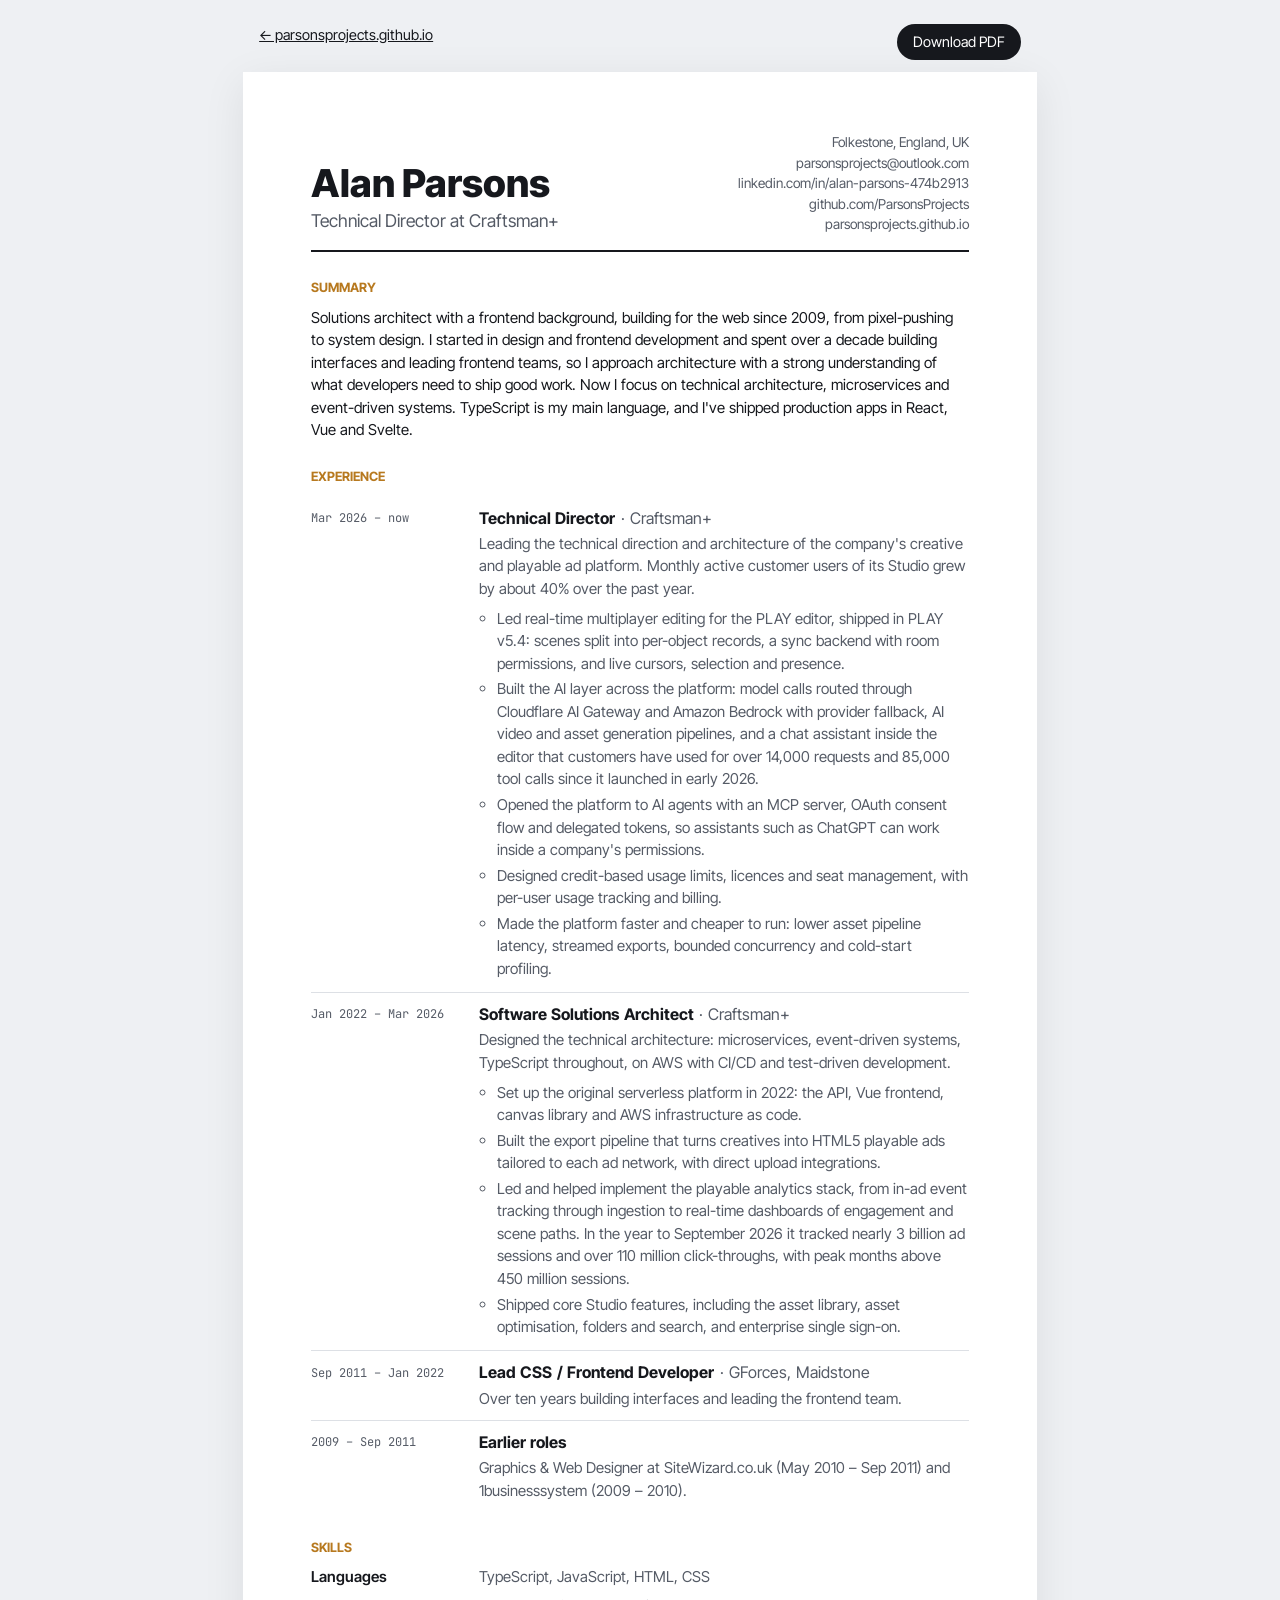
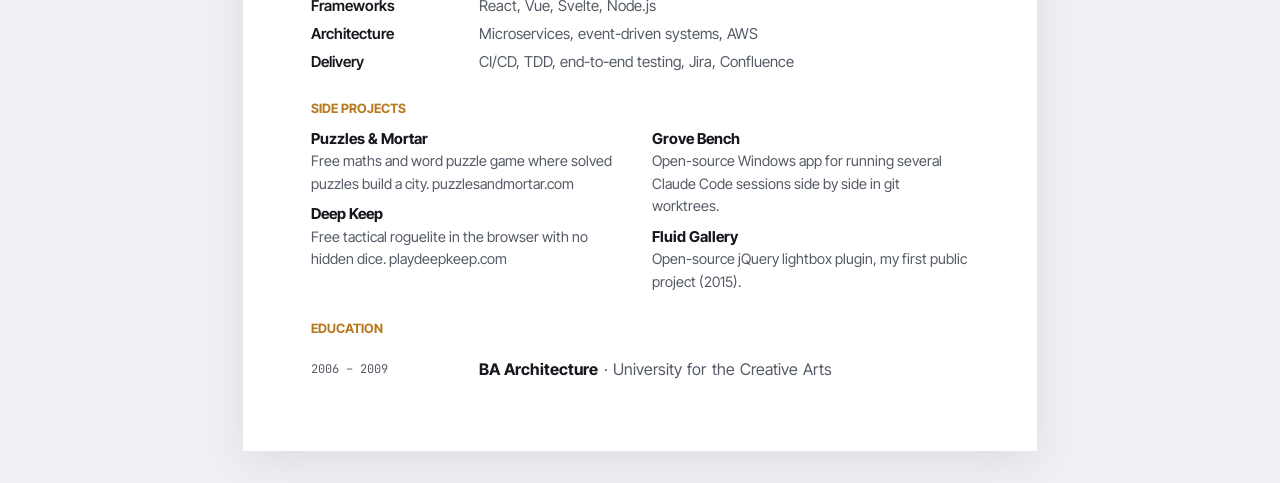
<file: cv.html>
<!doctype html>
<html lang="en-GB">

<head>
  <meta charset="utf-8">
  <meta name="viewport" content="width=device-width, initial-scale=1">
  <title>Alan Parsons · CV · Technical Director</title>
  <meta name="description" content="CV of Alan Parsons, Technical Director at Craftsman+: solutions architect with a frontend background, building for the web since 2009.">
  <link rel="canonical" href="https://parsonsprojects.github.io/cv.html">
  <link rel="icon" type="image/png" href="icon.png">
  <meta name="author" content="Alan Parsons">
  <meta property="og:type" content="profile">
  <meta property="og:title" content="Alan Parsons · CV">
  <meta property="og:url" content="https://parsonsprojects.github.io/cv.html">
  <meta property="og:image" content="https://parsonsprojects.github.io/icon.png">
  <link rel="preconnect" href="https://fonts.googleapis.com">
  <link rel="preconnect" href="https://fonts.gstatic.com" crossorigin>
  <link href="https://fonts.googleapis.com/css2?family=Inter+Tight:wght@400;600;800&family=JetBrains+Mono:wght@400&display=swap" rel="stylesheet">
  <!-- cv.pdf is printed from this page: see scripts/build-cv-pdf.sh. -->
  <style>
    :root { --ink: #16181d; --dim: #555b66; --line: #dde0e5; --accent: #b7791f; }

    * { box-sizing: border-box; }

    body {
      margin: 0;
      background: #eef0f3;
      color: var(--ink);
      font-family: 'Inter Tight', system-ui, sans-serif;
      font-size: 15px;
      line-height: 1.5;
    }

    a { color: inherit; }

    .toolbar { max-width: 210mm; margin: 1.5rem auto .75rem; display: flex; justify-content: space-between; gap: 1rem; padding: 0 1rem; font-size: .9rem; }
    .toolbar .download { background: var(--ink); color: #fff; text-decoration: none; padding: .45rem 1rem; border-radius: 999px; }

    .page {
      max-width: 210mm;
      margin: 0 auto 2rem;
      background: #fff;
      padding: 16mm 18mm;
      box-shadow: 0 10px 40px rgba(0, 0, 0, .08);
    }

    header { display: flex; justify-content: space-between; gap: 2rem; align-items: flex-end; border-bottom: 2px solid var(--ink); padding-bottom: 1rem; }
    h1 { font-size: 2.4rem; font-weight: 800; line-height: 1; margin: 0 0 .35rem; }
    .role { margin: 0; font-size: 1.1rem; color: var(--dim); }
    .contact { list-style: none; margin: 0; padding: 0; text-align: right; font-size: .85rem; color: var(--dim); }
    .contact a { text-decoration: none; }

    h2 { font-size: .8rem; font-weight: 700; text-transform: uppercase; color: var(--accent); margin: 1.6rem 0 .6rem; }
    p { margin: 0 0 .5rem; }

    .jobs { list-style: none; margin: 0; padding: 0; }
    .jobs > li { display: grid; grid-template-columns: 9.5rem 1fr; gap: 1rem; padding: .6rem 0; border-top: 1px solid var(--line); break-inside: avoid; }
    .jobs > li:first-child { border-top: 0; }
    .when { font-family: 'JetBrains Mono', monospace; font-size: .75rem; color: var(--dim); padding-top: .2rem; }
    /* A little extra word spacing so text extractors see the gaps in bold headings ("Earlierroles"). */
    .jobs h3 { font-size: 1rem; margin: 0; word-spacing: .08em; }
    .jobs .org { color: var(--dim); font-weight: 400; }
    .jobs p { margin: .2rem 0 0; color: var(--dim); }
    .wins { margin: .35rem 0 0; padding-left: 1.1rem; color: var(--dim); }
    .wins li { padding: .1rem 0; }

    .skills { display: grid; grid-template-columns: 9.5rem 1fr; gap: .35rem 1rem; margin: 0; }
    .skills dt { font-weight: 600; }
    .skills dd { margin: 0; color: var(--dim); }

    .projects { list-style: none; margin: 0; padding: 0; columns: 2; column-gap: 1.5rem; }
    .projects li { break-inside: avoid; margin-bottom: .5rem; }
    .projects strong { display: block; }
    .projects span { color: var(--dim); font-size: .9rem; }

    @media (max-width: 640px) {
      .page { padding: 1.5rem 1.1rem; }
      header { flex-direction: column; align-items: flex-start; }
      .contact { text-align: left; }
      .jobs > li, .skills { grid-template-columns: 1fr; gap: .2rem; }
      .projects { columns: 1; }
    }

    @page { size: A4; margin: 12mm 14mm; }

    @media print {
      body { background: #fff; font-size: 10pt; line-height: 1.4; }
      h2 { margin: 1.1rem 0 .4rem; }
      .jobs > li { padding: .4rem 0; }
      header { padding-bottom: .7rem; }
      .toolbar { display: none; }
      .page { box-shadow: none; padding: 0; max-width: none; margin: 0; }
      a { text-decoration: none; }
    }

    @media (prefers-reduced-motion: reduce) { * { transition: none; } }
  </style>
</head>

<body>
  <div class="toolbar">
    <a href="https://parsonsprojects.github.io/">← parsonsprojects.github.io</a>
    <a class="download" href="cv.pdf" download>Download PDF</a>
  </div>

  <main class="page">
    <header>
      <div>
        <h1>Alan Parsons</h1>
        <p class="role">Technical Director at Craftsman+</p>
      </div>
      <ul class="contact">
        <li>Folkestone, England, UK</li>
        <li><a href="mailto:parsonsprojects@outlook.com">parsonsprojects@outlook.com</a></li>
        <li><a href="https://www.linkedin.com/in/alan-parsons-474b2913">linkedin.com/in/alan-parsons-474b2913</a></li>
        <li><a href="https://github.com/ParsonsProjects">github.com/ParsonsProjects</a></li>
        <li><a href="https://parsonsprojects.github.io/">parsonsprojects.github.io</a></li>
      </ul>
    </header>

    <section>
      <h2>Summary</h2>
      <p>Solutions architect with a frontend background, building for the web since 2009, from pixel-pushing to system
        design. I started in design and frontend development and spent over a decade building interfaces and leading
        frontend teams, so I approach architecture with a strong understanding of what developers need to ship good
        work. Now I focus on technical architecture, microservices and event-driven systems. TypeScript is my main
        language, and I've shipped production apps in React, Vue and Svelte.</p>
    </section>

    <section>
      <h2>Experience</h2>
      <ol class="jobs">
        <li>
          <span class="when">Mar 2026 – now</span>
          <div>
            <h3>Technical Director<span class="org"> · Craftsman+</span></h3>
            <p>Leading the technical direction and architecture of the company's creative and playable ad platform.
              Monthly active customer users of its Studio grew by about 40% over the past year.</p>
            <ul class="wins">
              <li>Led real-time multiplayer editing for the PLAY editor, shipped in PLAY v5.4: scenes split into
                per-object records, a sync backend with room permissions, and live cursors, selection and presence.</li>
              <li>Built the AI layer across the platform: model calls routed through Cloudflare AI Gateway and Amazon
                Bedrock with provider fallback, AI video and asset generation pipelines, and a chat assistant inside the
                editor that customers have used for over 14,000 requests and 85,000 tool calls since it launched in early
                2026.</li>
              <li>Opened the platform to AI agents with an MCP server, OAuth consent flow and delegated tokens, so
                assistants such as ChatGPT can work inside a company's permissions.</li>
              <li>Designed credit-based usage limits, licences and seat management, with per-user usage tracking and
                billing.</li>
              <li>Made the platform faster and cheaper to run: lower asset pipeline latency, streamed exports, bounded
                concurrency and cold-start profiling.</li>
            </ul>
          </div>
        </li>
        <li>
          <span class="when">Jan 2022 – Mar 2026</span>
          <div>
            <h3>Software Solutions Architect<span class="org"> · Craftsman+</span></h3>
            <p>Designed the technical architecture: microservices, event-driven systems, TypeScript throughout, on AWS
              with CI/CD and test-driven development.</p>
            <ul class="wins">
              <li>Set up the original serverless platform in 2022: the API, Vue frontend, canvas library and AWS
                infrastructure as code.</li>
              <li>Built the export pipeline that turns creatives into HTML5 playable ads tailored to each ad network,
                with direct upload integrations.</li>
              <li>Led and helped implement the playable analytics stack, from in-ad event tracking through ingestion to real-time
                dashboards of engagement and scene paths. In the year to September 2026 it tracked nearly 3 billion ad
                sessions and over 110 million click-throughs, with peak months above 450 million sessions.</li>
              <li>Shipped core Studio features, including the asset library, asset
                optimisation, folders and search, and enterprise single sign-on.</li>
            </ul>
          </div>
        </li>
        <li>
          <span class="when">Sep 2011 – Jan 2022</span>
          <div>
            <h3>Lead CSS / Frontend Developer<span class="org"> · GForces, Maidstone</span></h3>
            <p>Over ten years building interfaces and leading the frontend team.</p>
          </div>
        </li>
        <li>
          <span class="when">2009 – Sep 2011</span>
          <div>
            <h3>Earlier roles</h3>
            <p>Graphics &amp; Web Designer at SiteWizard.co.uk (May 2010 – Sep 2011) and 1businesssystem (2009 – 2010).</p>
          </div>
        </li>
      </ol>
    </section>

    <section>
      <h2>Skills</h2>
      <dl class="skills">
        <dt>Languages</dt>
        <dd>TypeScript, JavaScript, HTML, CSS</dd>
        <dt>Frameworks</dt>
        <dd>React, Vue, Svelte, Node.js</dd>
        <dt>Architecture</dt>
        <dd>Microservices, event-driven systems, AWS</dd>
        <dt>Delivery</dt>
        <dd>CI/CD, TDD, end-to-end testing, Jira, Confluence</dd>
      </dl>
    </section>

    <section>
      <h2>Side projects</h2>
      <ul class="projects">
        <li><strong>Puzzles &amp; Mortar</strong><span>Free maths and word puzzle game where solved puzzles build a city. puzzlesandmortar.com</span></li>
        <li><strong>Deep Keep</strong><span>Free tactical roguelite in the browser with no hidden dice. playdeepkeep.com</span></li>
        <li><strong>Grove Bench</strong><span>Open-source Windows app for running several Claude Code sessions side by side in git worktrees.</span></li>
        <li><strong>Fluid Gallery</strong><span>Open-source jQuery lightbox plugin, my first public project (2015).</span></li>
      </ul>
    </section>

    <section>
      <h2>Education</h2>
      <ol class="jobs">
        <li>
          <span class="when">2006 – 2009</span>
          <div>
            <h3>BA Architecture<span class="org"> · University for the Creative Arts</span></h3>
          </div>
        </li>
      </ol>
    </section>
  </main>
</body>

</html>
</file>
